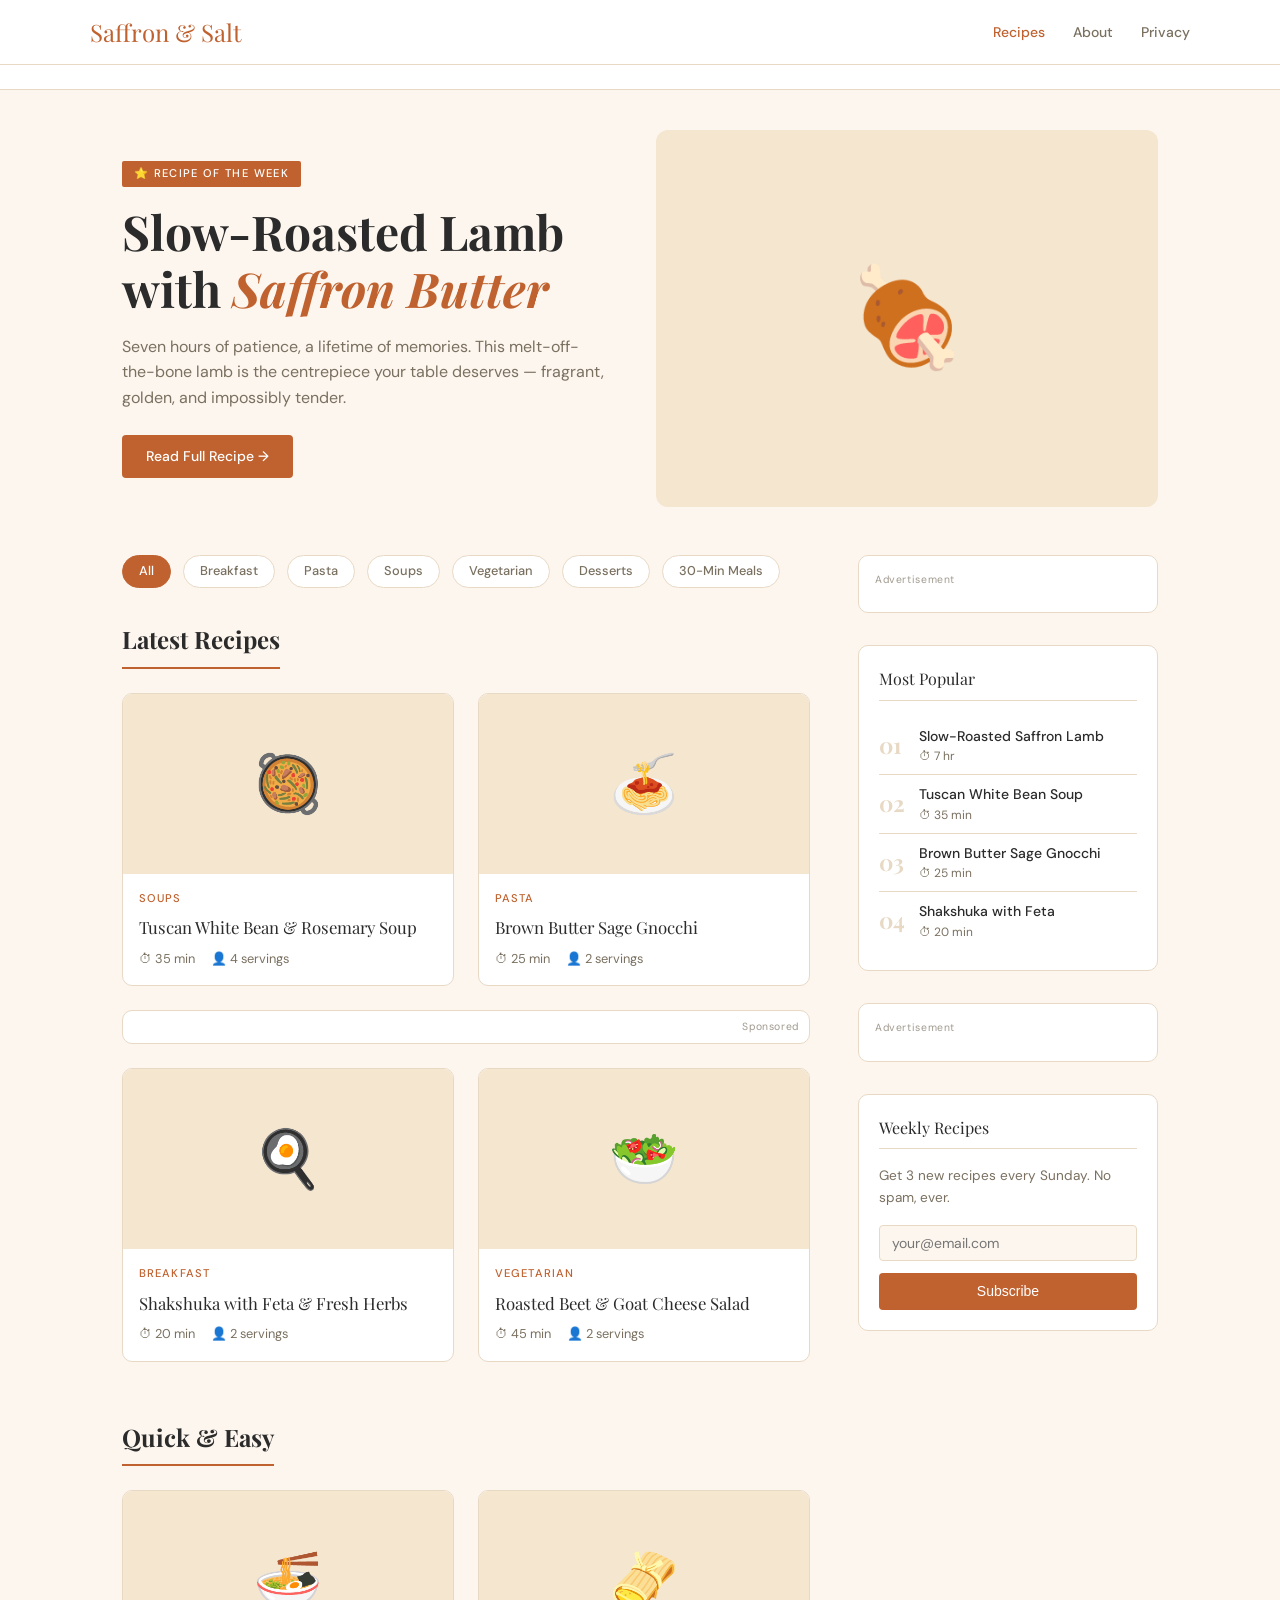
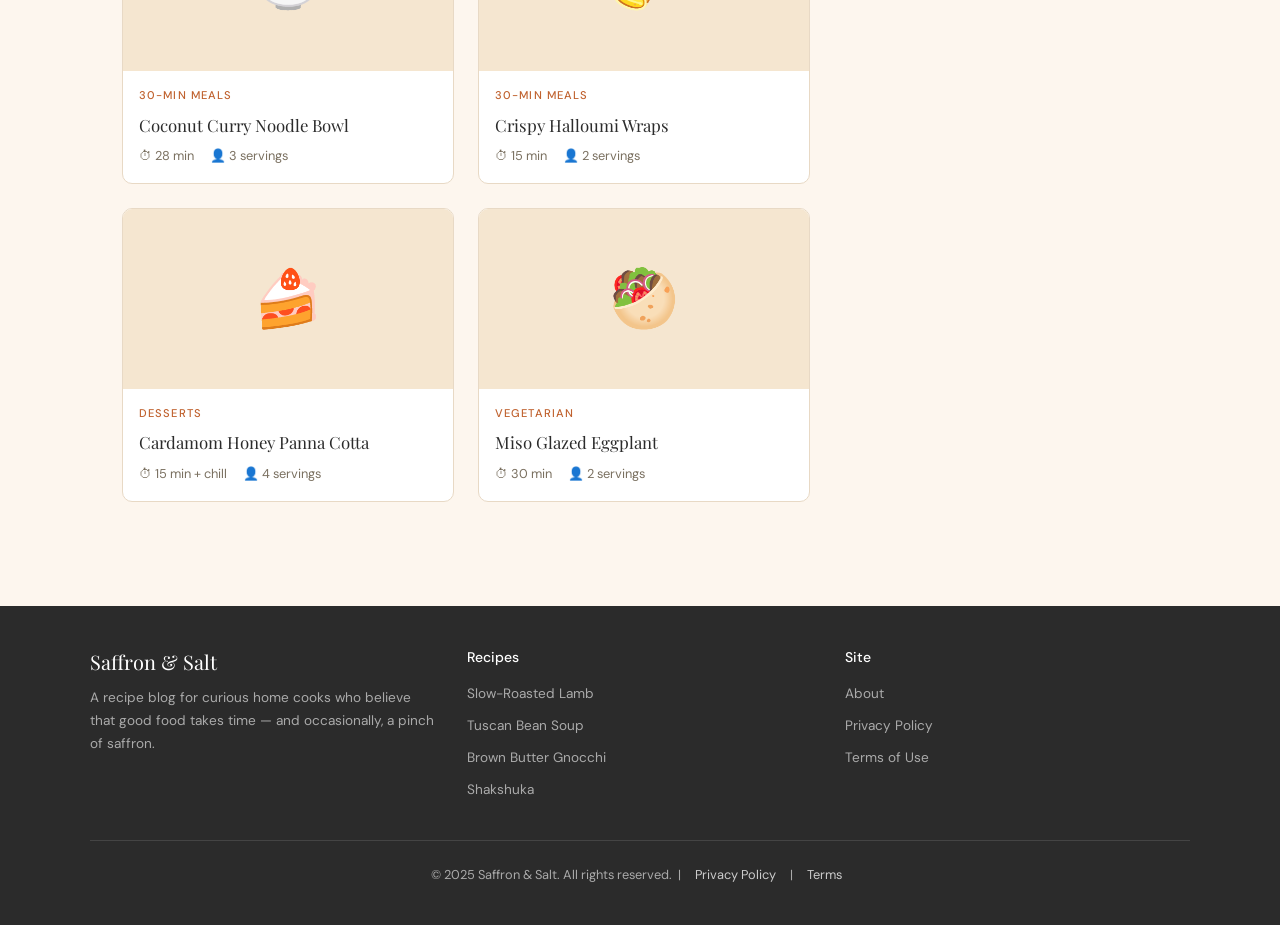
<file: index.html>
<!DOCTYPE html>
<html lang="en">
<head>
  <meta charset="UTF-8"/>
  <meta name="viewport" content="width=device-width, initial-scale=1.0"/>
  <meta name="description" content="Saffron & Salt — thoughtful recipes for curious home cooks. From slow-roasted mains to quick weeknight dinners."/>
  <title>Saffron & Salt — Recipes Worth Making</title>
  <link rel="stylesheet" href="shared.css"/>
</head>
<body>

<header>
  <div class="header-inner">
    <a class="logo" href="index.html">Saffron & Salt</a>
    <nav>
      <a href="index.html" class="active">Recipes</a>
      <a href="about.html">About</a>
      <a href="privacy.html">Privacy</a>
    </nav>
  </div>
</header>

<!-- TOP BANNER AD — Replace with Adsterra 728x90 code -->
<div class="ad-banner-top">
  <div style="display:flex;justify-content:center;">
<script>
  atOptions = {
    'key' : '0c609d81708b9d8860c73a6616124e84',
    'format' : 'iframe',
    'height' : 90,
    'width' : 728,
    'params' : {}
  };
</script>
<script src="https://www.highperformanceformat.com/0c609d81708b9d8860c73a6616124e84/invoke.js"></script>
</div>
  <div style="display:flex;justify-content:center;">
<script>
  atOptions = {
    'key' : '69e6b67525976950847ae8f69f4916af',
    'format' : 'iframe',
    'height' : 50,
    'width' : 320,
    'params' : {}
  };
</script>
<script src="https://www.highperformanceformat.com/69e6b67525976950847ae8f69f4916af/invoke.js"></script>
</div>
</div>

<!-- HERO -->
<section style="max-width:1100px;margin:2.5rem auto 0;padding:0 2rem;display:grid;grid-template-columns:1fr 1fr;gap:2rem;align-items:center;">
  <div style="padding-right:1rem;">
    <span style="display:inline-block;background:var(--rust);color:white;font-size:0.7rem;font-weight:500;letter-spacing:0.12em;text-transform:uppercase;padding:0.25rem 0.75rem;border-radius:2px;margin-bottom:1rem;">⭐ Recipe of the Week</span>
    <h1 style="font-family:'Playfair Display',serif;font-size:clamp(2rem,4vw,3rem);line-height:1.2;margin-bottom:1rem;">Slow-Roasted Lamb with <em style="color:var(--rust);">Saffron Butter</em></h1>
    <p style="color:var(--muted);margin-bottom:1.5rem;">Seven hours of patience, a lifetime of memories. This melt-off-the-bone lamb is the centrepiece your table deserves — fragrant, golden, and impossibly tender.</p>
    <a class="btn" href="recipe-lamb.html">Read Full Recipe →</a>
  </div>
  <div style="border-radius:12px;overflow:hidden;aspect-ratio:4/3;background:var(--warm);display:flex;align-items:center;justify-content:center;font-size:6rem;">🍖</div>
</section>

<div class="main-wrap">
  <main>
    <!-- Category Filter -->
    <div style="display:flex;gap:0.75rem;flex-wrap:wrap;margin-bottom:2rem;">
      <a class="cat-pill active" href="#">All</a>
      <a class="cat-pill" href="#">Breakfast</a>
      <a class="cat-pill" href="#">Pasta</a>
      <a class="cat-pill" href="#">Soups</a>
      <a class="cat-pill" href="#">Vegetarian</a>
      <a class="cat-pill" href="#">Desserts</a>
      <a class="cat-pill" href="#">30-Min Meals</a>
    </div>

    <h2 class="section-heading">Latest Recipes</h2>
    <div class="recipe-grid">
      <a class="recipe-card" href="recipe-soup.html">
        <div class="card-img">🥘</div>
        <div class="card-body">
          <div class="card-tag">Soups</div>
          <div class="card-title">Tuscan White Bean & Rosemary Soup</div>
          <div class="card-meta"><span>⏱ 35 min</span><span>👤 4 servings</span></div>
        </div>
      </a>
      <a class="recipe-card" href="recipe-gnocchi.html">
        <div class="card-img">🍝</div>
        <div class="card-body">
          <div class="card-tag">Pasta</div>
          <div class="card-title">Brown Butter Sage Gnocchi</div>
          <div class="card-meta"><span>⏱ 25 min</span><span>👤 2 servings</span></div>
        </div>
      </a>

      <!-- IN-FEED AD — Replace with Adsterra native/in-feed code -->
      <div class="in-feed-ad">
        <div style="display:flex;justify-content:center;">
<script>
  atOptions = {
    'key' : '0c609d81708b9d8860c73a6616124e84',
    'format' : 'iframe',
    'height' : 90,
    'width' : 728,
    'params' : {}
  };
</script>
<script src="https://www.highperformanceformat.com/0c609d81708b9d8860c73a6616124e84/invoke.js"></script>
</div>
      </div>

      <a class="recipe-card" href="recipe-shakshuka.html">
        <div class="card-img">🍳</div>
        <div class="card-body">
          <div class="card-tag">Breakfast</div>
          <div class="card-title">Shakshuka with Feta & Fresh Herbs</div>
          <div class="card-meta"><span>⏱ 20 min</span><span>👤 2 servings</span></div>
        </div>
      </a>
      <a class="recipe-card" href="#">
        <div class="card-img">🥗</div>
        <div class="card-body">
          <div class="card-tag">Vegetarian</div>
          <div class="card-title">Roasted Beet & Goat Cheese Salad</div>
          <div class="card-meta"><span>⏱ 45 min</span><span>👤 2 servings</span></div>
        </div>
      </a>
    </div>

    <h2 class="section-heading" style="margin-top:1rem;">Quick & Easy</h2>
    <div class="recipe-grid">
      <a class="recipe-card" href="#">
        <div class="card-img">🍜</div>
        <div class="card-body">
          <div class="card-tag">30-Min Meals</div>
          <div class="card-title">Coconut Curry Noodle Bowl</div>
          <div class="card-meta"><span>⏱ 28 min</span><span>👤 3 servings</span></div>
        </div>
      </a>
      <a class="recipe-card" href="#">
        <div class="card-img">🫔</div>
        <div class="card-body">
          <div class="card-tag">30-Min Meals</div>
          <div class="card-title">Crispy Halloumi Wraps</div>
          <div class="card-meta"><span>⏱ 15 min</span><span>👤 2 servings</span></div>
        </div>
      </a>
      <a class="recipe-card" href="#">
        <div class="card-img">🍰</div>
        <div class="card-body">
          <div class="card-tag">Desserts</div>
          <div class="card-title">Cardamom Honey Panna Cotta</div>
          <div class="card-meta"><span>⏱ 15 min + chill</span><span>👤 4 servings</span></div>
        </div>
      </a>
      <a class="recipe-card" href="#">
        <div class="card-img">🥙</div>
        <div class="card-body">
          <div class="card-tag">Vegetarian</div>
          <div class="card-title">Miso Glazed Eggplant</div>
          <div class="card-meta"><span>⏱ 30 min</span><span>👤 2 servings</span></div>
        </div>
      </a>
    </div>
  </main>

  <aside class="sidebar">
    <!-- Sticky Sidebar Ad — Replace with Adsterra 300x250 code -->
    <div class="sidebar-ad sidebar-ad-sticky">
      <div style="display:flex;justify-content:center;">
<script>
  atOptions = {
    'key' : 'b684b4324b26234844afe0bfbd5aded9',
    'format' : 'iframe',
    'height' : 250,
    'width' : 300,
    'params' : {}
  };
</script>
<script src="https://www.highperformanceformat.com/b684b4324b26234844afe0bfbd5aded9/invoke.js"></script>
</div>
    </div>

    <div class="sidebar-widget">
      <div class="widget-title">Most Popular</div>
      <a class="popular-item" href="recipe-lamb.html">
        <span class="popular-num">01</span>
        <div><div class="popular-title">Slow-Roasted Saffron Lamb</div><div class="popular-time">⏱ 7 hr</div></div>
      </a>
      <a class="popular-item" href="recipe-soup.html">
        <span class="popular-num">02</span>
        <div><div class="popular-title">Tuscan White Bean Soup</div><div class="popular-time">⏱ 35 min</div></div>
      </a>
      <a class="popular-item" href="recipe-gnocchi.html">
        <span class="popular-num">03</span>
        <div><div class="popular-title">Brown Butter Sage Gnocchi</div><div class="popular-time">⏱ 25 min</div></div>
      </a>
      <a class="popular-item" href="recipe-shakshuka.html">
        <span class="popular-num">04</span>
        <div><div class="popular-title">Shakshuka with Feta</div><div class="popular-time">⏱ 20 min</div></div>
      </a>
    </div>

    <!-- Second Sidebar Ad — Replace with Adsterra 300x250 code -->
    <div class="sidebar-ad">
      <div style="display:flex;justify-content:center;">
<script>
  atOptions = {
    'key' : 'b684b4324b26234844afe0bfbd5aded9',
    'format' : 'iframe',
    'height' : 250,
    'width' : 300,
    'params' : {}
  };
</script>
<script src="https://www.highperformanceformat.com/b684b4324b26234844afe0bfbd5aded9/invoke.js"></script>
</div>
    </div>

    <div class="sidebar-widget">
      <div class="widget-title">Weekly Recipes</div>
      <p style="font-size:0.85rem;color:var(--muted);margin-bottom:1rem;">Get 3 new recipes every Sunday. No spam, ever.</p>
      <input class="newsletter-input" type="email" placeholder="your@email.com"/>
      <button class="btn" style="width:100%;">Subscribe</button>
    </div>
  </aside>
</div>

<footer>
  <div class="footer-inner">
    <div>
      <span class="footer-logo">Saffron & Salt</span>
      <p class="footer-desc">A recipe blog for curious home cooks who believe that good food takes time — and occasionally, a pinch of saffron.</p>
    </div>
    <div>
      <div class="footer-heading">Recipes</div>
      <ul class="footer-links">
        <li><a href="recipe-lamb.html">Slow-Roasted Lamb</a></li>
        <li><a href="recipe-soup.html">Tuscan Bean Soup</a></li>
        <li><a href="recipe-gnocchi.html">Brown Butter Gnocchi</a></li>
        <li><a href="recipe-shakshuka.html">Shakshuka</a></li>
      </ul>
    </div>
    <div>
      <div class="footer-heading">Site</div>
      <ul class="footer-links">
        <li><a href="about.html">About</a></li>
        <li><a href="privacy.html">Privacy Policy</a></li>
        <li><a href="privacy.html#terms">Terms of Use</a></li>
      </ul>
    </div>
  </div>
  <div class="footer-bottom">
    <p>© 2025 Saffron & Salt. All rights reserved. &nbsp;|&nbsp; <a href="privacy.html">Privacy Policy</a> &nbsp;|&nbsp; <a href="privacy.html#terms">Terms</a></p>
  </div>
</footer>


<script src="https://pl29011700.profitablecpmratenetwork.com/4c/67/c0/4c67c05f0beb036813999996896291b3.js"></script>
<script src="https://pl29011703.profitablecpmratenetwork.com/96/3e/22/963e221d579ee797f55e7c1e033c1306.js"></script>
</body>
</html>
</file>
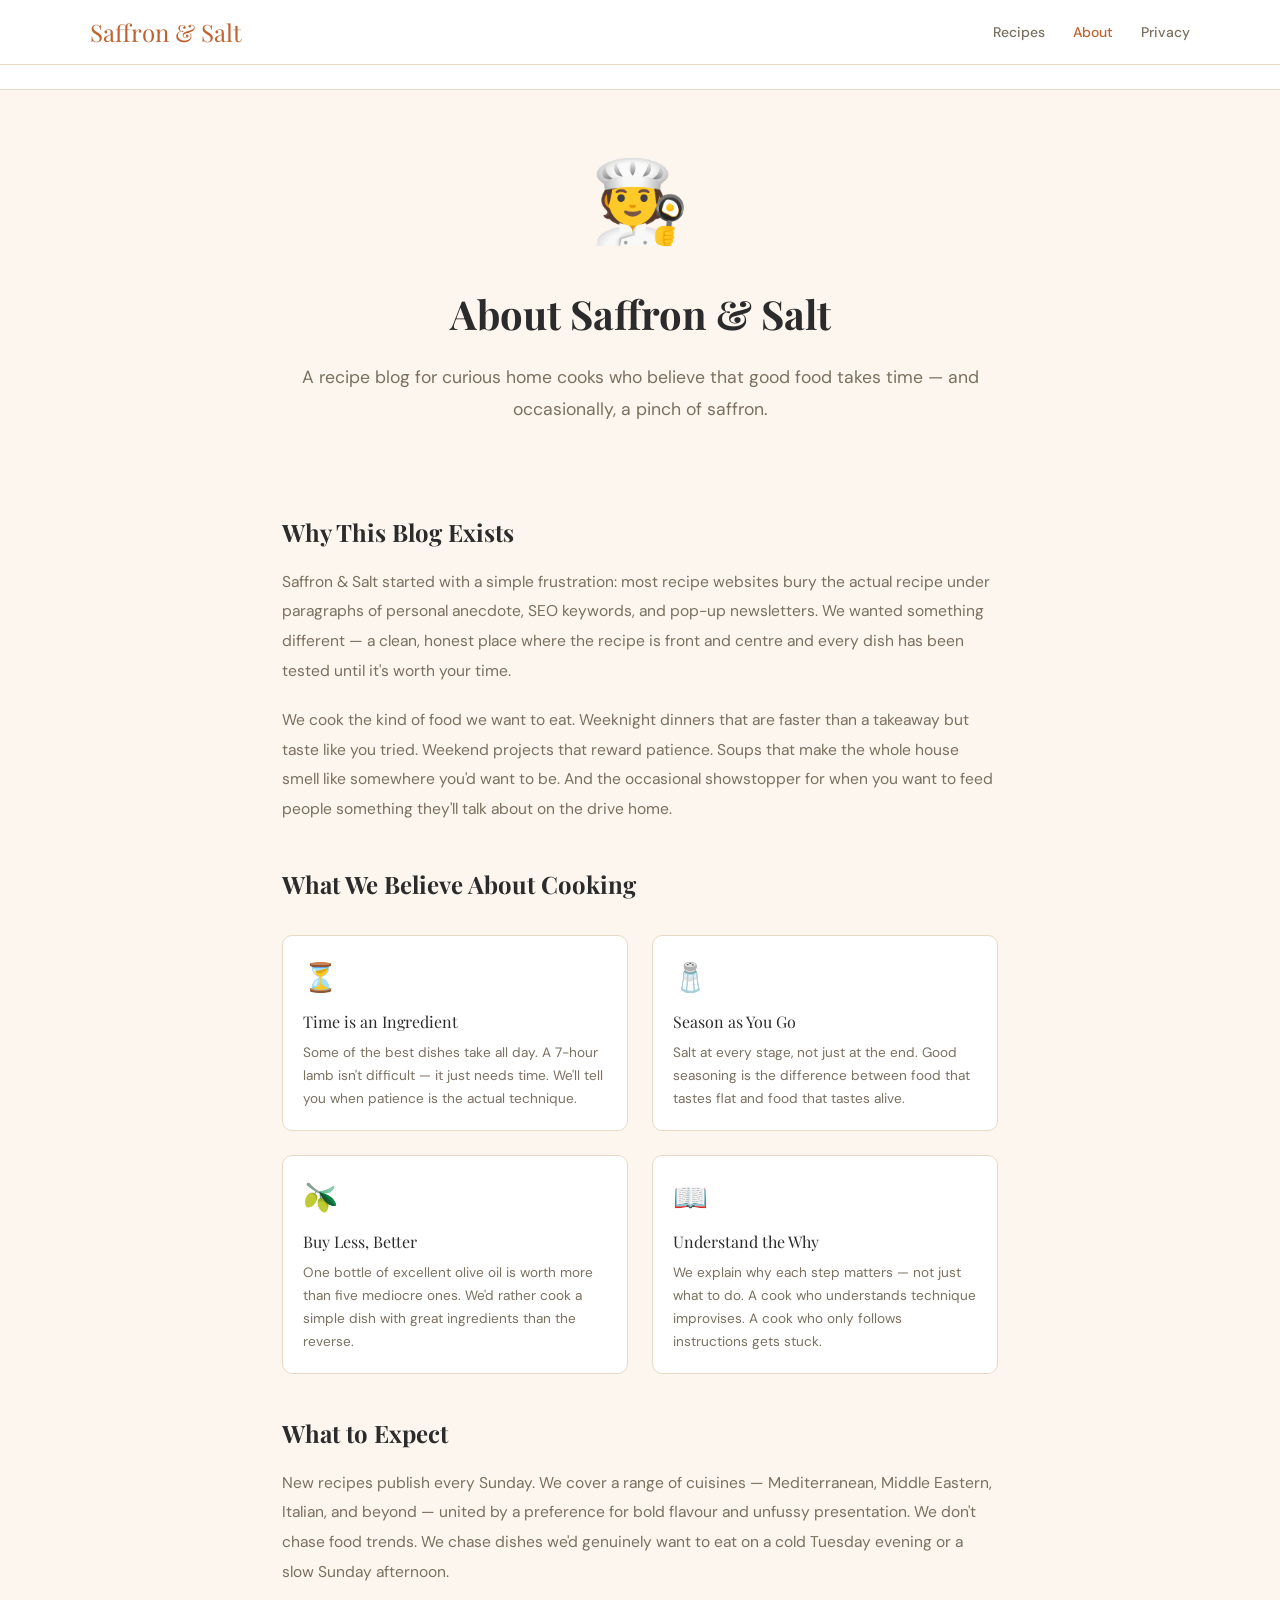
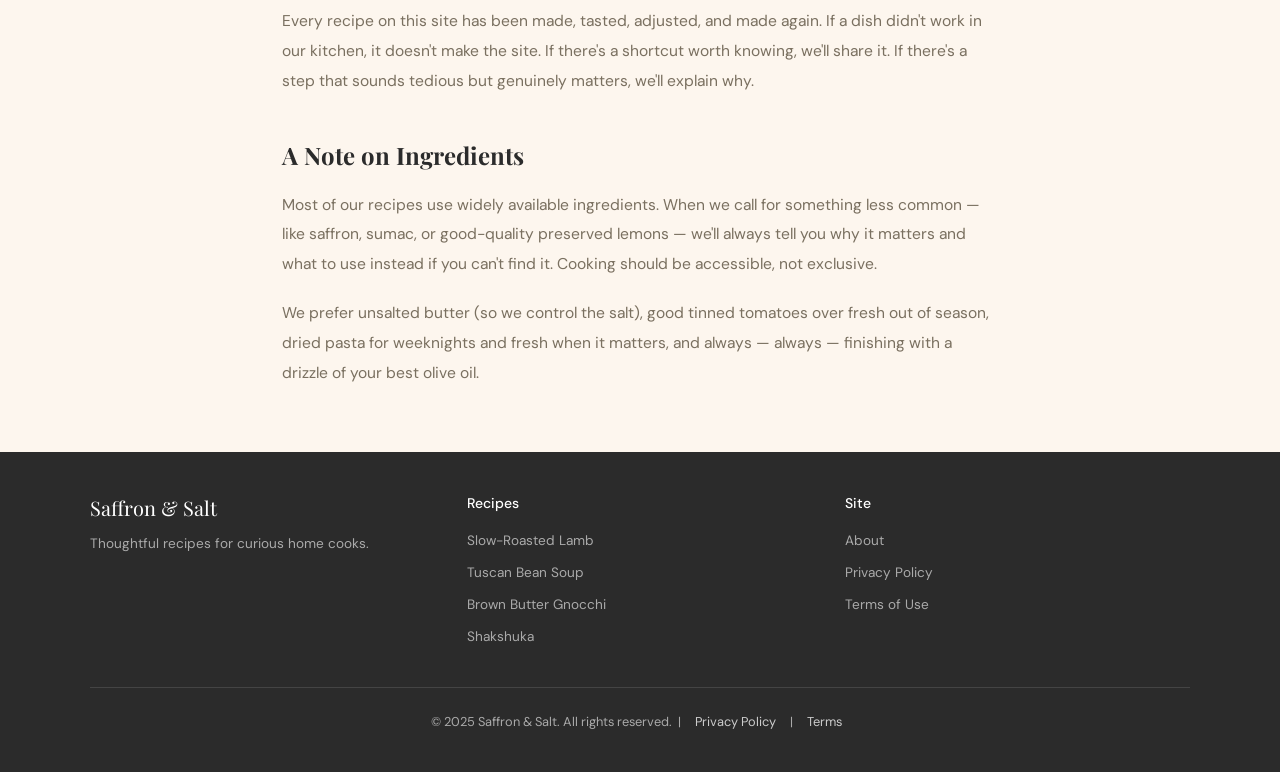
<file: about.html>
<!DOCTYPE html>
<html lang="en">
<head>
  <meta charset="UTF-8"/>
  <meta name="viewport" content="width=device-width, initial-scale=1.0"/>
  <meta name="description" content="About Saffron & Salt — a recipe blog for curious home cooks who believe good food takes time, good ingredients, and a willingness to experiment."/>
  <title>About — Saffron & Salt</title>
  <link rel="stylesheet" href="shared.css"/>
  <style>
    .about-wrap { max-width: 780px; margin: 3rem auto; padding: 0 2rem; }
    .about-hero { text-align:center; margin-bottom: 3rem; }
    .about-emoji { font-size: 5rem; display:block; margin-bottom: 1rem; }
    .about-title { font-family:'Playfair Display',serif; font-size:2.5rem; margin-bottom:1rem; }
    .about-subtitle { color:var(--muted); font-size:1.1rem; line-height:1.8; }
    .about-body h2 { font-family:'Playfair Display',serif; font-size:1.5rem; margin:2.5rem 0 1rem; color:var(--charcoal); }
    .about-body p { color:var(--muted); line-height:1.9; margin-bottom:1.25rem; font-size:0.975rem; }
    .about-values { display:grid; grid-template-columns:1fr 1fr; gap:1.5rem; margin:2rem 0; }
    .value-card { background:var(--white); border:1px solid var(--border); border-radius:10px; padding:1.25rem; }
    .value-icon { font-size:1.75rem; margin-bottom:0.5rem; display:block; }
    .value-title { font-family:'Playfair Display',serif; font-size:1rem; margin-bottom:0.4rem; }
    .value-desc { font-size:0.85rem; color:var(--muted); line-height:1.7; }
    .about-ad { display:flex; justify-content:center; margin:2.5rem 0; }
    @media(max-width:600px){ .about-values{ grid-template-columns:1fr; } }
  </style>
</head>
<body>

<header>
  <div class="header-inner">
    <a class="logo" href="index.html">Saffron & Salt</a>
    <nav>
      <a href="index.html">Recipes</a>
      <a href="about.html" class="active">About</a>
      <a href="privacy.html">Privacy</a>
    </nav>
  </div>
</header>

<div class="ad-banner-top">
  <div style="display:flex;justify-content:center;">
<script>
  atOptions = {
    'key' : '0c609d81708b9d8860c73a6616124e84',
    'format' : 'iframe',
    'height' : 90,
    'width' : 728,
    'params' : {}
  };
</script>
<script src="https://www.highperformanceformat.com/0c609d81708b9d8860c73a6616124e84/invoke.js"></script>
</div>
  <div style="display:flex;justify-content:center;">
<script>
  atOptions = {
    'key' : '69e6b67525976950847ae8f69f4916af',
    'format' : 'iframe',
    'height' : 50,
    'width' : 320,
    'params' : {}
  };
</script>
<script src="https://www.highperformanceformat.com/69e6b67525976950847ae8f69f4916af/invoke.js"></script>
</div>
</div>

<div class="about-wrap">
  <div class="about-hero">
    <span class="about-emoji">🧑‍🍳</span>
    <h1 class="about-title">About Saffron & Salt</h1>
    <p class="about-subtitle">A recipe blog for curious home cooks who believe that good food takes time — and occasionally, a pinch of saffron.</p>
  </div>

  <div class="about-ad">
    <div style="display:flex;justify-content:center;">
<script>
  atOptions = {
    'key' : '0c609d81708b9d8860c73a6616124e84',
    'format' : 'iframe',
    'height' : 90,
    'width' : 728,
    'params' : {}
  };
</script>
<script src="https://www.highperformanceformat.com/0c609d81708b9d8860c73a6616124e84/invoke.js"></script>
</div>
  </div>

  <div class="about-body">
    <h2>Why This Blog Exists</h2>
    <p>Saffron & Salt started with a simple frustration: most recipe websites bury the actual recipe under paragraphs of personal anecdote, SEO keywords, and pop-up newsletters. We wanted something different — a clean, honest place where the recipe is front and centre and every dish has been tested until it's worth your time.</p>
    <p>We cook the kind of food we want to eat. Weeknight dinners that are faster than a takeaway but taste like you tried. Weekend projects that reward patience. Soups that make the whole house smell like somewhere you'd want to be. And the occasional showstopper for when you want to feed people something they'll talk about on the drive home.</p>

    <h2>What We Believe About Cooking</h2>
    <div class="about-values">
      <div class="value-card">
        <span class="value-icon">⏳</span>
        <div class="value-title">Time is an Ingredient</div>
        <div class="value-desc">Some of the best dishes take all day. A 7-hour lamb isn't difficult — it just needs time. We'll tell you when patience is the actual technique.</div>
      </div>
      <div class="value-card">
        <span class="value-icon">🧂</span>
        <div class="value-title">Season as You Go</div>
        <div class="value-desc">Salt at every stage, not just at the end. Good seasoning is the difference between food that tastes flat and food that tastes alive.</div>
      </div>
      <div class="value-card">
        <span class="value-icon">🫒</span>
        <div class="value-title">Buy Less, Better</div>
        <div class="value-desc">One bottle of excellent olive oil is worth more than five mediocre ones. We'd rather cook a simple dish with great ingredients than the reverse.</div>
      </div>
      <div class="value-card">
        <span class="value-icon">📖</span>
        <div class="value-title">Understand the Why</div>
        <div class="value-desc">We explain why each step matters — not just what to do. A cook who understands technique improvises. A cook who only follows instructions gets stuck.</div>
      </div>
    </div>

    <h2>What to Expect</h2>
    <p>New recipes publish every Sunday. We cover a range of cuisines — Mediterranean, Middle Eastern, Italian, and beyond — united by a preference for bold flavour and unfussy presentation. We don't chase food trends. We chase dishes we'd genuinely want to eat on a cold Tuesday evening or a slow Sunday afternoon.</p>
    <p>Every recipe on this site has been made, tasted, adjusted, and made again. If a dish didn't work in our kitchen, it doesn't make the site. If there's a shortcut worth knowing, we'll share it. If there's a step that sounds tedious but genuinely matters, we'll explain why.</p>

    <h2>A Note on Ingredients</h2>
    <p>Most of our recipes use widely available ingredients. When we call for something less common — like saffron, sumac, or good-quality preserved lemons — we'll always tell you why it matters and what to use instead if you can't find it. Cooking should be accessible, not exclusive.</p>
    <p>We prefer unsalted butter (so we control the salt), good tinned tomatoes over fresh out of season, dried pasta for weeknights and fresh when it matters, and always — always — finishing with a drizzle of your best olive oil.</p>
  </div>
</div>

<footer>
  <div class="footer-inner">
    <div><span class="footer-logo">Saffron & Salt</span><p class="footer-desc">Thoughtful recipes for curious home cooks.</p></div>
    <div>
      <div class="footer-heading">Recipes</div>
      <ul class="footer-links">
        <li><a href="recipe-lamb.html">Slow-Roasted Lamb</a></li>
        <li><a href="recipe-soup.html">Tuscan Bean Soup</a></li>
        <li><a href="recipe-gnocchi.html">Brown Butter Gnocchi</a></li>
        <li><a href="recipe-shakshuka.html">Shakshuka</a></li>
      </ul>
    </div>
    <div>
      <div class="footer-heading">Site</div>
      <ul class="footer-links">
        <li><a href="about.html">About</a></li>
        <li><a href="privacy.html">Privacy Policy</a></li>
        <li><a href="privacy.html#terms">Terms of Use</a></li>
      </ul>
    </div>
  </div>
  <div class="footer-bottom">
    <p>© 2025 Saffron & Salt. All rights reserved. &nbsp;|&nbsp; <a href="privacy.html">Privacy Policy</a> &nbsp;|&nbsp; <a href="privacy.html#terms">Terms</a></p>
  </div>
</footer>


<script src="https://pl29011700.profitablecpmratenetwork.com/4c/67/c0/4c67c05f0beb036813999996896291b3.js"></script>
<script src="https://pl29011703.profitablecpmratenetwork.com/96/3e/22/963e221d579ee797f55e7c1e033c1306.js"></script>
</body>
</html>
</file>
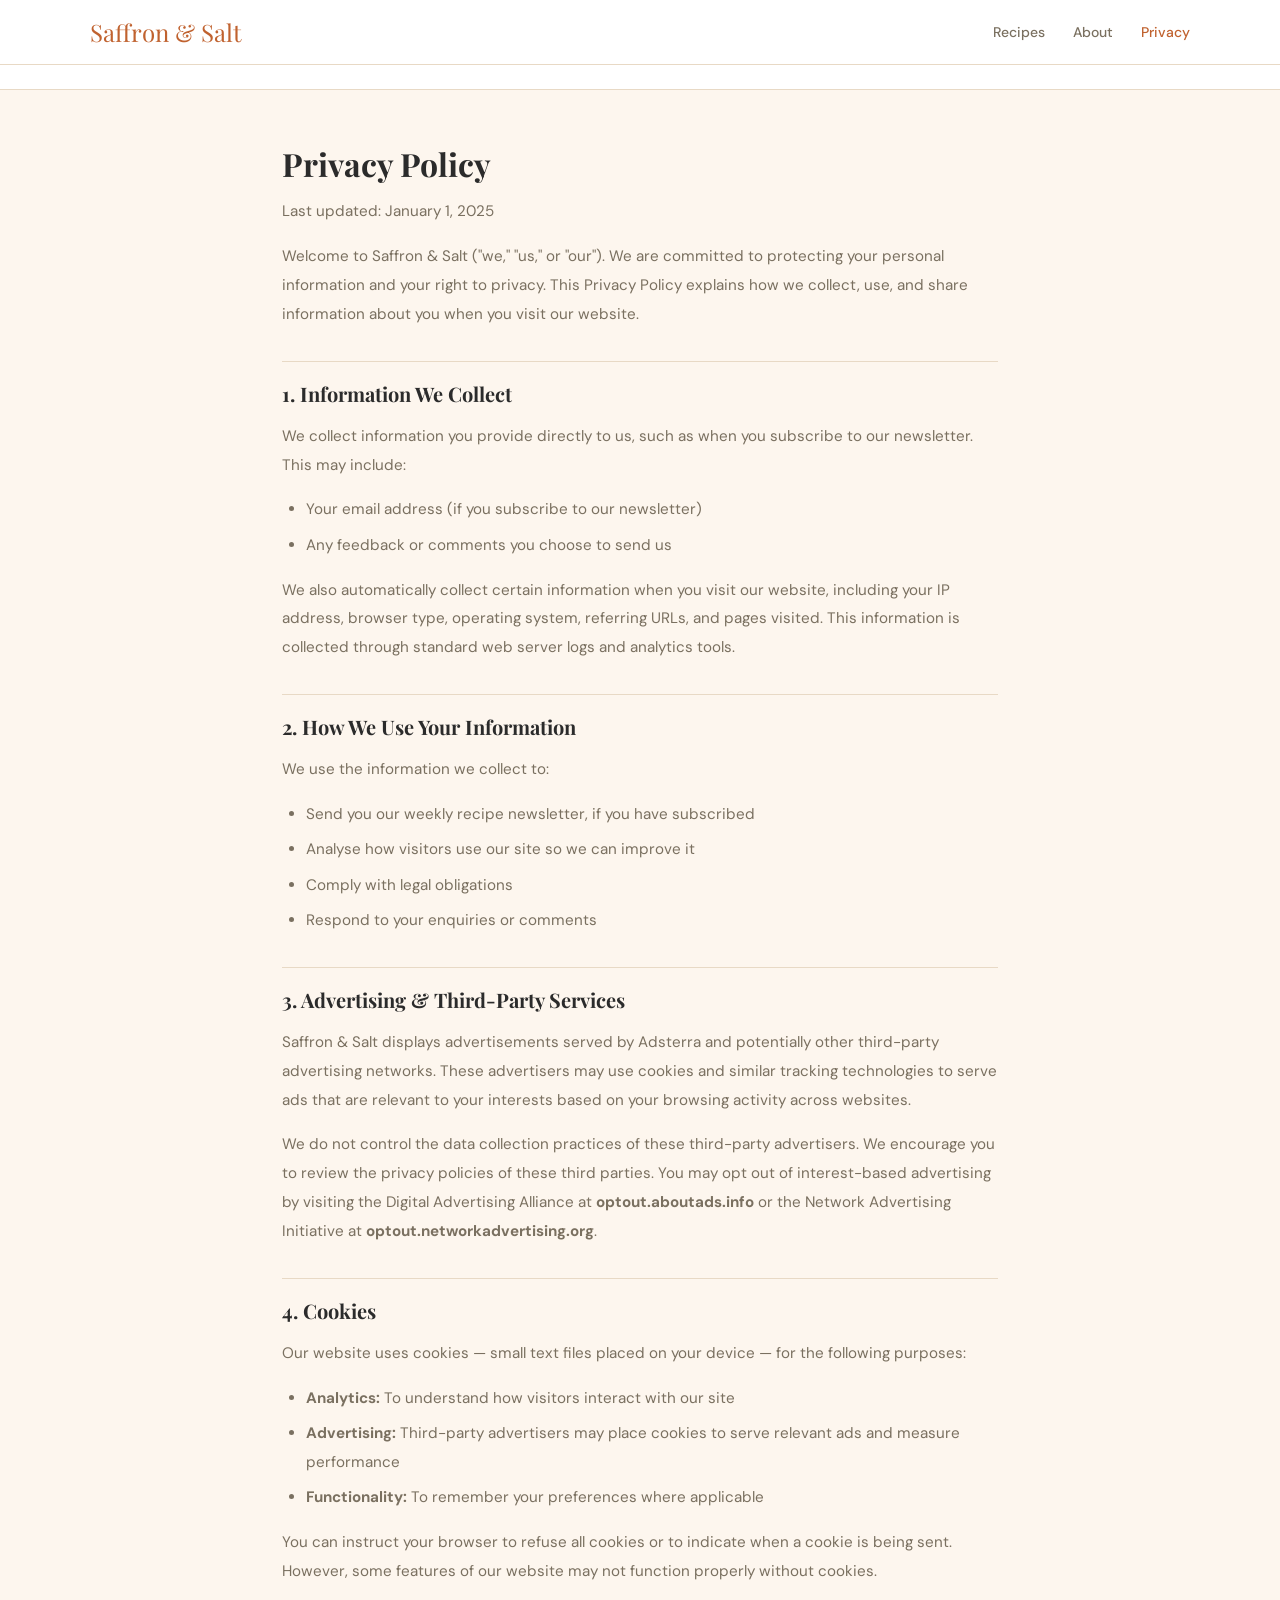
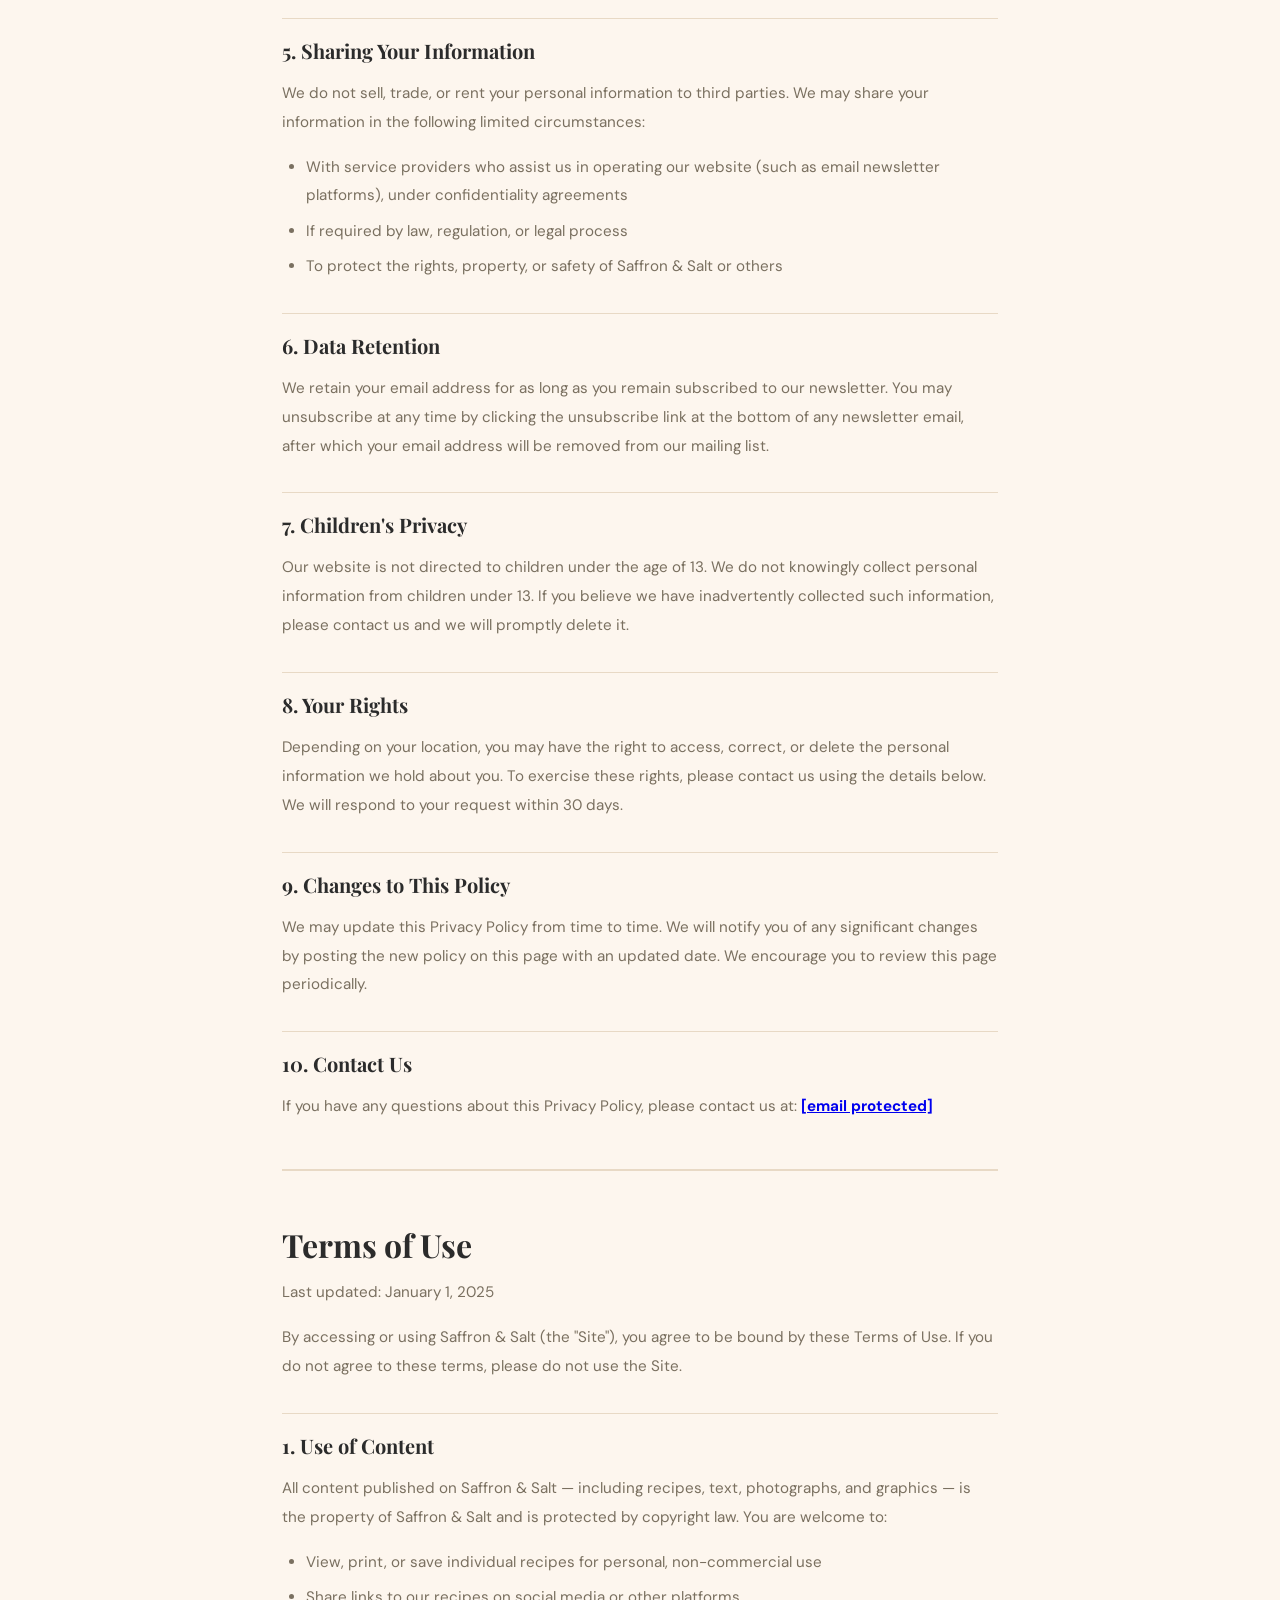
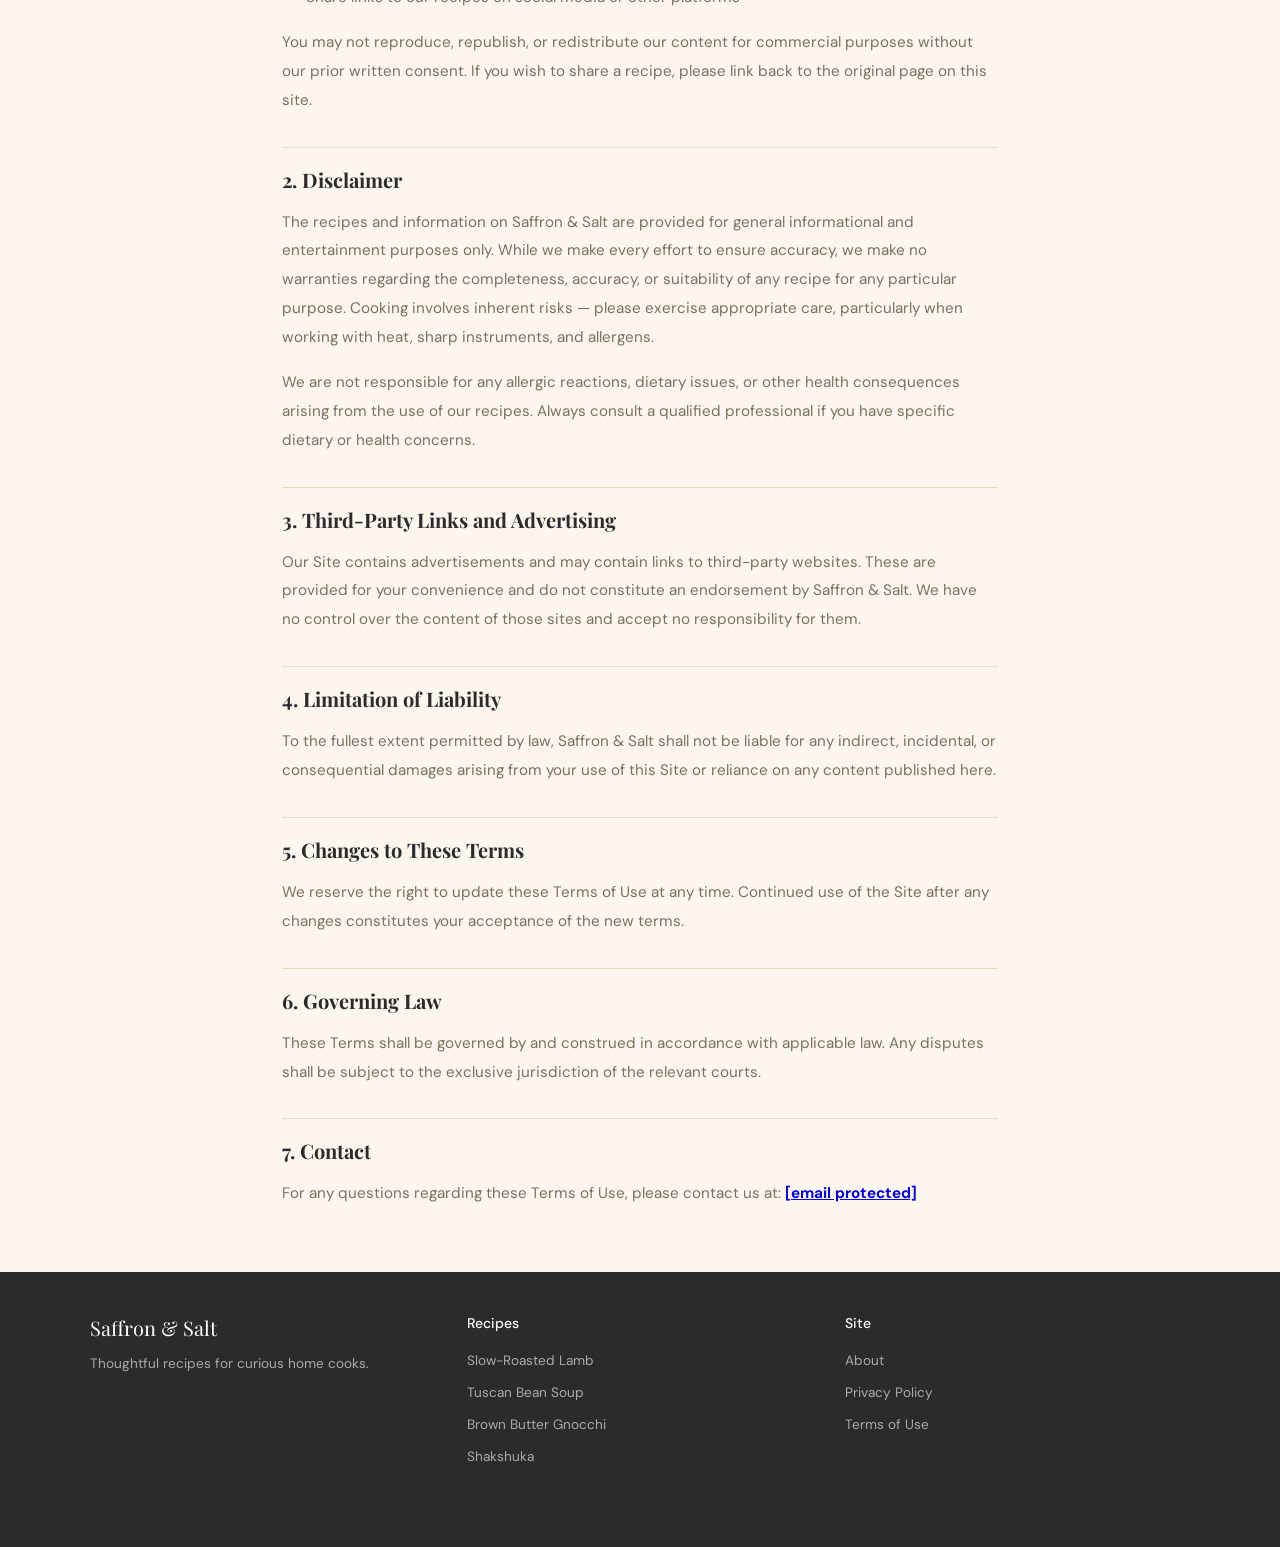
<file: privacy.html>
<!DOCTYPE html>
<html lang="en">
<head>
  <meta charset="UTF-8"/>
  <meta name="viewport" content="width=device-width, initial-scale=1.0"/>
  <meta name="description" content="Privacy Policy and Terms of Use for Saffron & Salt recipe blog."/>
  <title>Privacy Policy & Terms — Saffron & Salt</title>
  <link rel="stylesheet" href="shared.css"/>
  <style>
    .policy-wrap { max-width: 780px; margin: 3rem auto; padding: 0 2rem; }
    .policy-wrap h1 { font-family:'Playfair Display',serif; font-size:2rem; margin-bottom:0.5rem; }
    .policy-date { color:var(--muted); font-size:0.85rem; margin-bottom:2.5rem; }
    .policy-wrap h2 { font-family:'Playfair Display',serif; font-size:1.25rem; margin:2rem 0 0.75rem; color:var(--charcoal); padding-top:1rem; border-top:1px solid var(--border); }
    .policy-wrap p, .policy-wrap li { color:var(--muted); line-height:1.9; margin-bottom:1rem; font-size:0.95rem; }
    .policy-wrap ul { padding-left:1.5rem; margin-bottom:1rem; }
    .policy-wrap li { margin-bottom:0.4rem; }
    .section-divider { border:none; border-top:2px solid var(--border); margin:3rem 0; }
  </style>
</head>
<body>

<header>
  <div class="header-inner">
    <a class="logo" href="index.html">Saffron & Salt</a>
    <nav>
      <a href="index.html">Recipes</a>
      <a href="about.html">About</a>
      <a href="privacy.html" class="active">Privacy</a>
    </nav>
  </div>
</header>

<div class="ad-banner-top">
  <div style="display:flex;justify-content:center;">
<script>
  atOptions = {
    'key' : '0c609d81708b9d8860c73a6616124e84',
    'format' : 'iframe',
    'height' : 90,
    'width' : 728,
    'params' : {}
  };
</script>
<script src="https://www.highperformanceformat.com/0c609d81708b9d8860c73a6616124e84/invoke.js"></script>
</div>
  <div style="display:flex;justify-content:center;">
<script>
  atOptions = {
    'key' : '69e6b67525976950847ae8f69f4916af',
    'format' : 'iframe',
    'height' : 50,
    'width' : 320,
    'params' : {}
  };
</script>
<script src="https://www.highperformanceformat.com/69e6b67525976950847ae8f69f4916af/invoke.js"></script>
</div>
</div>

<div class="policy-wrap">
  <h1>Privacy Policy</h1>
  <p class="policy-date">Last updated: January 1, 2025</p>

  <p>Welcome to Saffron & Salt ("we," "us," or "our"). We are committed to protecting your personal information and your right to privacy. This Privacy Policy explains how we collect, use, and share information about you when you visit our website.</p>

  <h2>1. Information We Collect</h2>
  <p>We collect information you provide directly to us, such as when you subscribe to our newsletter. This may include:</p>
  <ul>
    <li>Your email address (if you subscribe to our newsletter)</li>
    <li>Any feedback or comments you choose to send us</li>
  </ul>
  <p>We also automatically collect certain information when you visit our website, including your IP address, browser type, operating system, referring URLs, and pages visited. This information is collected through standard web server logs and analytics tools.</p>

  <h2>2. How We Use Your Information</h2>
  <p>We use the information we collect to:</p>
  <ul>
    <li>Send you our weekly recipe newsletter, if you have subscribed</li>
    <li>Analyse how visitors use our site so we can improve it</li>
    <li>Comply with legal obligations</li>
    <li>Respond to your enquiries or comments</li>
  </ul>

  <h2>3. Advertising & Third-Party Services</h2>
  <p>Saffron & Salt displays advertisements served by Adsterra and potentially other third-party advertising networks. These advertisers may use cookies and similar tracking technologies to serve ads that are relevant to your interests based on your browsing activity across websites.</p>
  <p>We do not control the data collection practices of these third-party advertisers. We encourage you to review the privacy policies of these third parties. You may opt out of interest-based advertising by visiting the Digital Advertising Alliance at <strong>optout.aboutads.info</strong> or the Network Advertising Initiative at <strong>optout.networkadvertising.org</strong>.</p>

  <h2>4. Cookies</h2>
  <p>Our website uses cookies — small text files placed on your device — for the following purposes:</p>
  <ul>
    <li><strong>Analytics:</strong> To understand how visitors interact with our site</li>
    <li><strong>Advertising:</strong> Third-party advertisers may place cookies to serve relevant ads and measure performance</li>
    <li><strong>Functionality:</strong> To remember your preferences where applicable</li>
  </ul>
  <p>You can instruct your browser to refuse all cookies or to indicate when a cookie is being sent. However, some features of our website may not function properly without cookies.</p>

  <h2>5. Sharing Your Information</h2>
  <p>We do not sell, trade, or rent your personal information to third parties. We may share your information in the following limited circumstances:</p>
  <ul>
    <li>With service providers who assist us in operating our website (such as email newsletter platforms), under confidentiality agreements</li>
    <li>If required by law, regulation, or legal process</li>
    <li>To protect the rights, property, or safety of Saffron & Salt or others</li>
  </ul>

  <h2>6. Data Retention</h2>
  <p>We retain your email address for as long as you remain subscribed to our newsletter. You may unsubscribe at any time by clicking the unsubscribe link at the bottom of any newsletter email, after which your email address will be removed from our mailing list.</p>

  <h2>7. Children's Privacy</h2>
  <p>Our website is not directed to children under the age of 13. We do not knowingly collect personal information from children under 13. If you believe we have inadvertently collected such information, please contact us and we will promptly delete it.</p>

  <h2>8. Your Rights</h2>
  <p>Depending on your location, you may have the right to access, correct, or delete the personal information we hold about you. To exercise these rights, please contact us using the details below. We will respond to your request within 30 days.</p>

  <h2>9. Changes to This Policy</h2>
  <p>We may update this Privacy Policy from time to time. We will notify you of any significant changes by posting the new policy on this page with an updated date. We encourage you to review this page periodically.</p>

  <h2>10. Contact Us</h2>
  <p>If you have any questions about this Privacy Policy, please contact us at: <strong><a href="/cdn-cgi/l/email-protection" class="__cf_email__" data-cfemail="016a606f6560637368606f353641666c60686d2f626e6c">[email&#160;protected]</a></strong></p>

  <hr class="section-divider" id="terms"/>

  <h1>Terms of Use</h1>
  <p class="policy-date">Last updated: January 1, 2025</p>

  <p>By accessing or using Saffron & Salt (the "Site"), you agree to be bound by these Terms of Use. If you do not agree to these terms, please do not use the Site.</p>

  <h2>1. Use of Content</h2>
  <p>All content published on Saffron & Salt — including recipes, text, photographs, and graphics — is the property of Saffron & Salt and is protected by copyright law. You are welcome to:</p>
  <ul>
    <li>View, print, or save individual recipes for personal, non-commercial use</li>
    <li>Share links to our recipes on social media or other platforms</li>
  </ul>
  <p>You may not reproduce, republish, or redistribute our content for commercial purposes without our prior written consent. If you wish to share a recipe, please link back to the original page on this site.</p>

  <h2>2. Disclaimer</h2>
  <p>The recipes and information on Saffron & Salt are provided for general informational and entertainment purposes only. While we make every effort to ensure accuracy, we make no warranties regarding the completeness, accuracy, or suitability of any recipe for any particular purpose. Cooking involves inherent risks — please exercise appropriate care, particularly when working with heat, sharp instruments, and allergens.</p>
  <p>We are not responsible for any allergic reactions, dietary issues, or other health consequences arising from the use of our recipes. Always consult a qualified professional if you have specific dietary or health concerns.</p>

  <h2>3. Third-Party Links and Advertising</h2>
  <p>Our Site contains advertisements and may contain links to third-party websites. These are provided for your convenience and do not constitute an endorsement by Saffron & Salt. We have no control over the content of those sites and accept no responsibility for them.</p>

  <h2>4. Limitation of Liability</h2>
  <p>To the fullest extent permitted by law, Saffron & Salt shall not be liable for any indirect, incidental, or consequential damages arising from your use of this Site or reliance on any content published here.</p>

  <h2>5. Changes to These Terms</h2>
  <p>We reserve the right to update these Terms of Use at any time. Continued use of the Site after any changes constitutes your acceptance of the new terms.</p>

  <h2>6. Governing Law</h2>
  <p>These Terms shall be governed by and construed in accordance with applicable law. Any disputes shall be subject to the exclusive jurisdiction of the relevant courts.</p>

  <h2>7. Contact</h2>
  <p>For any questions regarding these Terms of Use, please contact us at: <strong><a href="/cdn-cgi/l/email-protection" class="__cf_email__" data-cfemail="4e262b2222210e3d2f28283c21202f202a3d2f223a602d2123">[email&#160;protected]</a></strong></p>
</div>

<footer>
  <div class="footer-inner">
    <div><span class="footer-logo">Saffron & Salt</span><p class="footer-desc">Thoughtful recipes for curious home cooks.</p></div>
    <div>
      <div class="footer-heading">Recipes</div>
      <ul class="footer-links">
        <li><a href="recipe-lamb.html">Slow-Roasted Lamb</a></li>
        <li><a href="recipe-soup.html">Tuscan Bean Soup</a></li>
        <li><a href="recipe-gnocchi.html">Brown Butter Gnocchi</a></li>
        <li><a href="recipe-shakshuka.html">Shakshuka</a></li>
      </ul>
    </div>
    <div>
      <div class="footer-heading">Site</div>
      <ul class="footer-links">
        <li><a href="about.html">About</a></li>
        <li><a href="privacy.html">Privacy Policy</a></li>
        <li><a href="privacy.html#terms">Terms of Use</a></li>
      </ul>
</file>
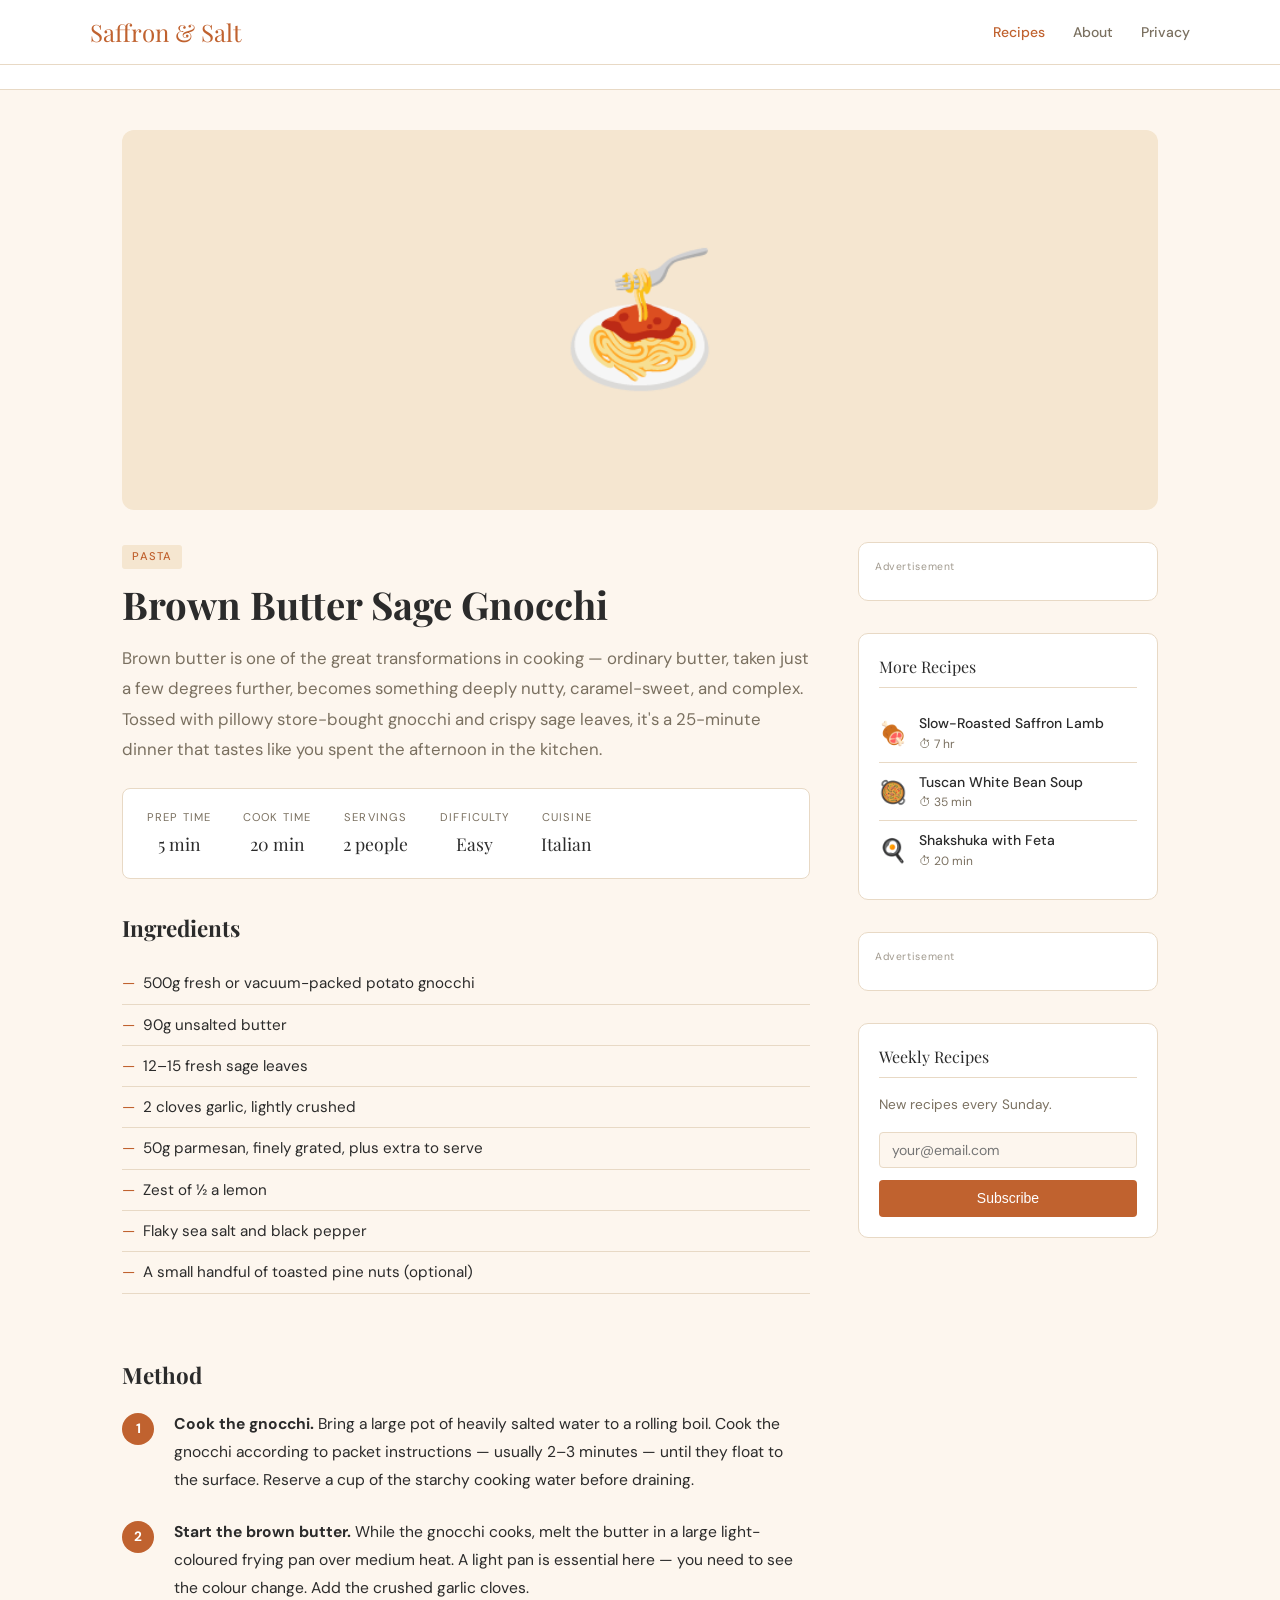
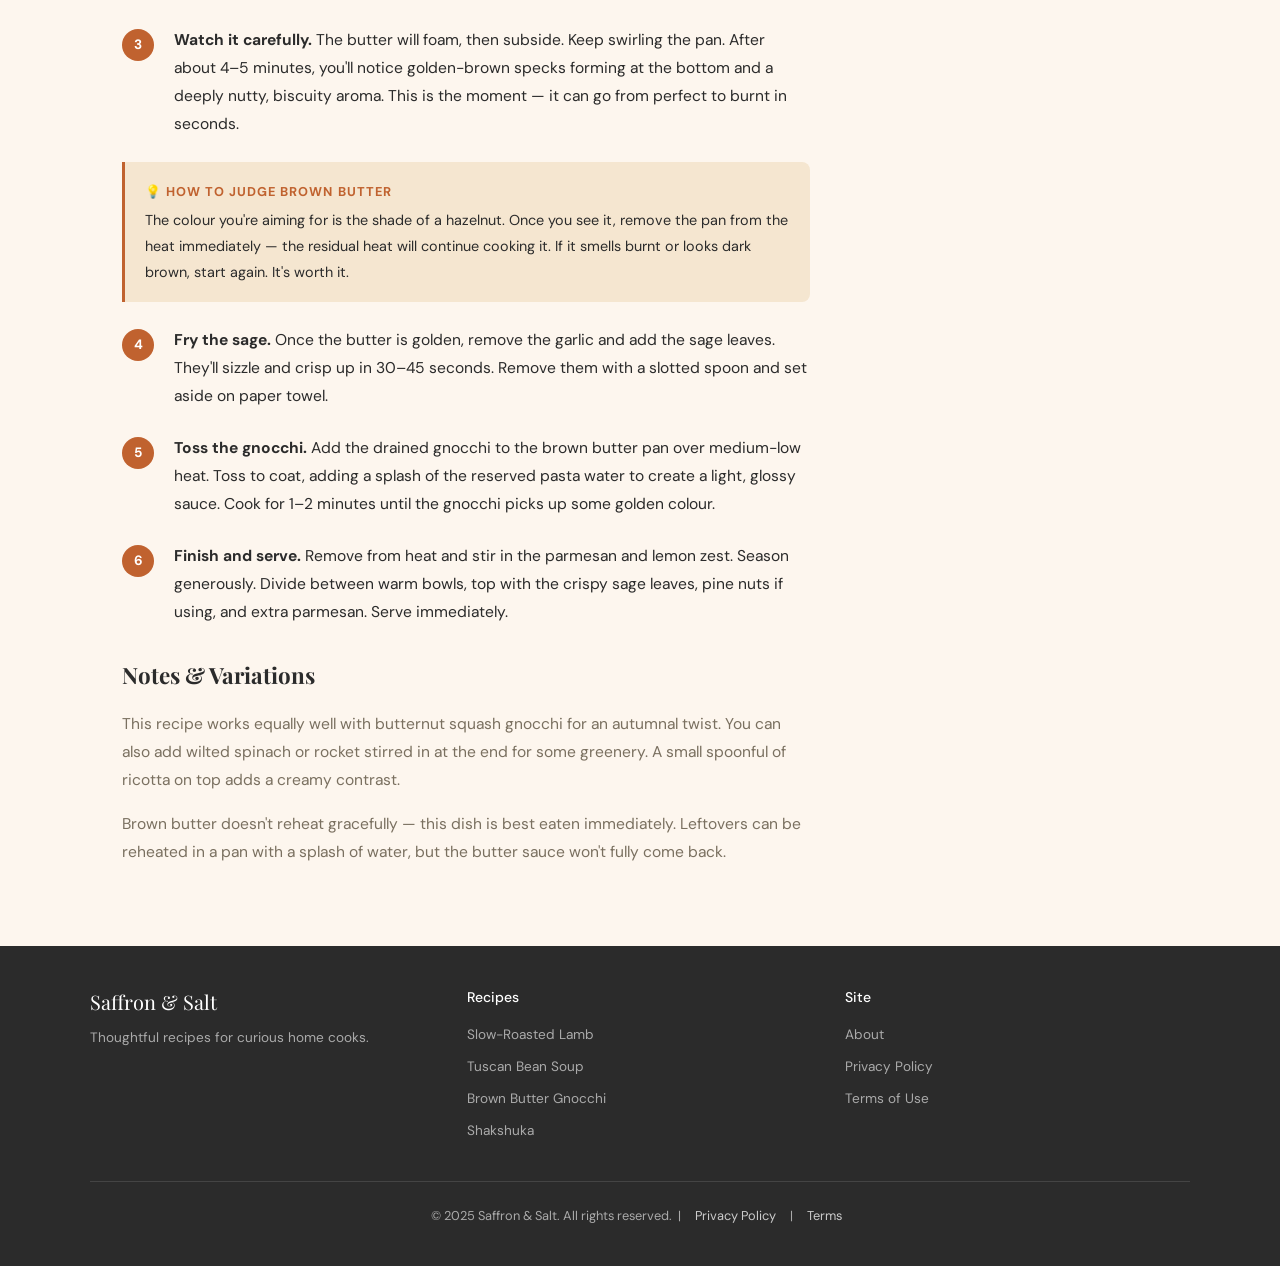
<file: recipe-gnocchi.html>
<!DOCTYPE html>
<html lang="en">
<head>
  <meta charset="UTF-8"/>
  <meta name="viewport" content="width=device-width, initial-scale=1.0"/>
  <meta name="description" content="Brown Butter Sage Gnocchi — pillowy potato gnocchi tossed in nutty brown butter with crispy sage leaves. A 25-minute dinner that feels indulgent."/>
  <title>Brown Butter Sage Gnocchi — Saffron & Salt</title>
  <link rel="stylesheet" href="shared.css"/>
  <style>
    .recipe-hero { max-width:1100px;margin:2.5rem auto 0;padding:0 2rem; }
    .recipe-hero-img { width:100%;height:380px;background:var(--warm);border-radius:12px;display:flex;align-items:center;justify-content:center;font-size:8rem;margin-bottom:2rem; }
    .recipe-meta-bar { display:flex;gap:2rem;flex-wrap:wrap;background:var(--white);border:1px solid var(--border);border-radius:8px;padding:1.25rem 1.5rem;margin-bottom:2rem; }
    .meta-item { text-align:center; }
    .meta-label { font-size:0.7rem;text-transform:uppercase;letter-spacing:0.1em;color:var(--muted);margin-bottom:0.2rem; }
    .meta-value { font-family:'Playfair Display',serif;font-size:1.1rem;color:var(--charcoal); }
    .recipe-body h2 { font-family:'Playfair Display',serif;font-size:1.4rem;margin:2rem 0 1rem;color:var(--charcoal); }
    .recipe-body p { color:var(--muted);margin-bottom:1rem;font-size:0.975rem;line-height:1.8; }
    .ingredient-list { list-style:none;margin-bottom:1.5rem; }
    .ingredient-list li { padding:0.5rem 0;border-bottom:1px solid var(--border);font-size:0.95rem;display:flex;gap:0.5rem; }
    .ingredient-list li::before { content:'—';color:var(--rust); }
    .step { display:flex;gap:1.25rem;margin-bottom:1.5rem;align-items:flex-start; }
    .step-num { background:var(--rust);color:white;width:32px;height:32px;border-radius:50%;display:flex;align-items:center;justify-content:center;font-size:0.85rem;font-weight:700;flex-shrink:0;margin-top:0.2rem; }
    .step-text { font-size:0.975rem;line-height:1.8;color:var(--charcoal); }
    .tip-box { background:var(--warm);border-left:3px solid var(--rust);border-radius:0 8px 8px 0;padding:1rem 1.25rem;margin:1.5rem 0; }
    .tip-box strong { color:var(--rust);font-size:0.8rem;text-transform:uppercase;letter-spacing:0.08em; }
    .tip-box p { margin:0.25rem 0 0;color:var(--charcoal);font-size:0.9rem; }
    .recipe-tag { display:inline-block;background:var(--warm);color:var(--rust);font-size:0.7rem;font-weight:500;letter-spacing:0.1em;text-transform:uppercase;padding:0.2rem 0.65rem;border-radius:3px;margin-bottom:0.75rem; }
    .recipe-title { font-family:'Playfair Display',serif;font-size:clamp(1.75rem,3vw,2.5rem);line-height:1.2;margin-bottom:1rem; }
    .recipe-intro { font-size:1.05rem;color:var(--muted);line-height:1.8;margin-bottom:1.5rem; }
    .mid-ad { display:flex;justify-content:center;margin:2rem 0; }
  </style>
</head>
<body>

<header>
  <div class="header-inner">
    <a class="logo" href="index.html">Saffron & Salt</a>
    <nav>
      <a href="index.html" class="active">Recipes</a>
      <a href="about.html">About</a>
      <a href="privacy.html">Privacy</a>
    </nav>
  </div>
</header>

<div class="ad-banner-top">
  <div style="display:flex;justify-content:center;">
<script>
  atOptions = {
    'key' : '0c609d81708b9d8860c73a6616124e84',
    'format' : 'iframe',
    'height' : 90,
    'width' : 728,
    'params' : {}
  };
</script>
<script src="https://www.highperformanceformat.com/0c609d81708b9d8860c73a6616124e84/invoke.js"></script>
</div>
  <div style="display:flex;justify-content:center;">
<script>
  atOptions = {
    'key' : '69e6b67525976950847ae8f69f4916af',
    'format' : 'iframe',
    'height' : 50,
    'width' : 320,
    'params' : {}
  };
</script>
<script src="https://www.highperformanceformat.com/69e6b67525976950847ae8f69f4916af/invoke.js"></script>
</div>
</div>

<div class="recipe-hero">
  <div class="recipe-hero-img">🍝</div>
</div>

<div class="main-wrap" style="margin-top:0;">
  <main>
    <div class="recipe-tag">Pasta</div>
    <h1 class="recipe-title">Brown Butter Sage Gnocchi</h1>
    <p class="recipe-intro">Brown butter is one of the great transformations in cooking — ordinary butter, taken just a few degrees further, becomes something deeply nutty, caramel-sweet, and complex. Tossed with pillowy store-bought gnocchi and crispy sage leaves, it's a 25-minute dinner that tastes like you spent the afternoon in the kitchen.</p>

    <div class="recipe-meta-bar">
      <div class="meta-item"><div class="meta-label">Prep Time</div><div class="meta-value">5 min</div></div>
      <div class="meta-item"><div class="meta-label">Cook Time</div><div class="meta-value">20 min</div></div>
      <div class="meta-item"><div class="meta-label">Servings</div><div class="meta-value">2 people</div></div>
      <div class="meta-item"><div class="meta-label">Difficulty</div><div class="meta-value">Easy</div></div>
      <div class="meta-item"><div class="meta-label">Cuisine</div><div class="meta-value">Italian</div></div>
    </div>

    <div class="recipe-body">
      <h2>Ingredients</h2>
      <ul class="ingredient-list">
        <li>500g fresh or vacuum-packed potato gnocchi</li>
        <li>90g unsalted butter</li>
        <li>12–15 fresh sage leaves</li>
        <li>2 cloves garlic, lightly crushed</li>
        <li>50g parmesan, finely grated, plus extra to serve</li>
        <li>Zest of ½ a lemon</li>
        <li>Flaky sea salt and black pepper</li>
        <li>A small handful of toasted pine nuts (optional)</li>
      </ul>

      <div class="mid-ad">
        <div style="display:flex;justify-content:center;">
<script>
  atOptions = {
    'key' : '0c609d81708b9d8860c73a6616124e84',
    'format' : 'iframe',
    'height' : 90,
    'width' : 728,
    'params' : {}
  };
</script>
<script src="https://www.highperformanceformat.com/0c609d81708b9d8860c73a6616124e84/invoke.js"></script>
</div>
      </div>

      <h2>Method</h2>
      <div class="step">
        <div class="step-num">1</div>
        <div class="step-text"><strong>Cook the gnocchi.</strong> Bring a large pot of heavily salted water to a rolling boil. Cook the gnocchi according to packet instructions — usually 2–3 minutes — until they float to the surface. Reserve a cup of the starchy cooking water before draining.</div>
      </div>
      <div class="step">
        <div class="step-num">2</div>
        <div class="step-text"><strong>Start the brown butter.</strong> While the gnocchi cooks, melt the butter in a large light-coloured frying pan over medium heat. A light pan is essential here — you need to see the colour change. Add the crushed garlic cloves.</div>
      </div>
      <div class="step">
        <div class="step-num">3</div>
        <div class="step-text"><strong>Watch it carefully.</strong> The butter will foam, then subside. Keep swirling the pan. After about 4–5 minutes, you'll notice golden-brown specks forming at the bottom and a deeply nutty, biscuity aroma. This is the moment — it can go from perfect to burnt in seconds.</div>
      </div>

      <div class="tip-box">
        <strong>💡 How to Judge Brown Butter</strong>
        <p>The colour you're aiming for is the shade of a hazelnut. Once you see it, remove the pan from the heat immediately — the residual heat will continue cooking it. If it smells burnt or looks dark brown, start again. It's worth it.</p>
      </div>

      <div class="step">
        <div class="step-num">4</div>
        <div class="step-text"><strong>Fry the sage.</strong> Once the butter is golden, remove the garlic and add the sage leaves. They'll sizzle and crisp up in 30–45 seconds. Remove them with a slotted spoon and set aside on paper towel.</div>
      </div>
      <div class="step">
        <div class="step-num">5</div>
        <div class="step-text"><strong>Toss the gnocchi.</strong> Add the drained gnocchi to the brown butter pan over medium-low heat. Toss to coat, adding a splash of the reserved pasta water to create a light, glossy sauce. Cook for 1–2 minutes until the gnocchi picks up some golden colour.</div>
      </div>
      <div class="step">
        <div class="step-num">6</div>
        <div class="step-text"><strong>Finish and serve.</strong> Remove from heat and stir in the parmesan and lemon zest. Season generously. Divide between warm bowls, top with the crispy sage leaves, pine nuts if using, and extra parmesan. Serve immediately.</div>
      </div>

      <h2>Notes & Variations</h2>
      <p>This recipe works equally well with butternut squash gnocchi for an autumnal twist. You can also add wilted spinach or rocket stirred in at the end for some greenery. A small spoonful of ricotta on top adds a creamy contrast.</p>
      <p>Brown butter doesn't reheat gracefully — this dish is best eaten immediately. Leftovers can be reheated in a pan with a splash of water, but the butter sauce won't fully come back.</p>
    </div>
  </main>

  <aside class="sidebar">
    <div class="sidebar-ad sidebar-ad-sticky">
      <div style="display:flex;justify-content:center;">
<script>
  atOptions = {
    'key' : 'b684b4324b26234844afe0bfbd5aded9',
    'format' : 'iframe',
    'height' : 250,
    'width' : 300,
    'params' : {}
  };
</script>
<script src="https://www.highperformanceformat.com/b684b4324b26234844afe0bfbd5aded9/invoke.js"></script>
</div>
    </div>
    <div class="sidebar-widget">
      <div class="widget-title">More Recipes</div>
      <a class="popular-item" href="recipe-lamb.html">
        <span class="popular-num">🍖</span>
        <div><div class="popular-title">Slow-Roasted Saffron Lamb</div><div class="popular-time">⏱ 7 hr</div></div>
      </a>
      <a class="popular-item" href="recipe-soup.html">
        <span class="popular-num">🥘</span>
        <div><div class="popular-title">Tuscan White Bean Soup</div><div class="popular-time">⏱ 35 min</div></div>
      </a>
      <a class="popular-item" href="recipe-shakshuka.html">
        <span class="popular-num">🍳</span>
        <div><div class="popular-title">Shakshuka with Feta</div><div class="popular-time">⏱ 20 min</div></div>
      </a>
    </div>
    <div class="sidebar-ad">
      <div style="display:flex;justify-content:center;">
<script>
  atOptions = {
    'key' : 'b684b4324b26234844afe0bfbd5aded9',
    'format' : 'iframe',
    'height' : 250,
    'width' : 300,
    'params' : {}
  };
</script>
<script src="https://www.highperformanceformat.com/b684b4324b26234844afe0bfbd5aded9/invoke.js"></script>
</div>
    </div>
    <div class="sidebar-widget">
      <div class="widget-title">Weekly Recipes</div>
      <p style="font-size:0.85rem;color:var(--muted);margin-bottom:1rem;">New recipes every Sunday.</p>
      <input class="newsletter-input" type="email" placeholder="your@email.com"/>
      <button class="btn" style="width:100%;">Subscribe</button>
    </div>
  </aside>
</div>

<footer>
  <div class="footer-inner">
    <div><span class="footer-logo">Saffron & Salt</span><p class="footer-desc">Thoughtful recipes for curious home cooks.</p></div>
    <div>
      <div class="footer-heading">Recipes</div>
      <ul class="footer-links">
        <li><a href="recipe-lamb.html">Slow-Roasted Lamb</a></li>
        <li><a href="recipe-soup.html">Tuscan Bean Soup</a></li>
        <li><a href="recipe-gnocchi.html">Brown Butter Gnocchi</a></li>
        <li><a href="recipe-shakshuka.html">Shakshuka</a></li>
      </ul>
    </div>
    <div>
      <div class="footer-heading">Site</div>
      <ul class="footer-links">
        <li><a href="about.html">About</a></li>
        <li><a href="privacy.html">Privacy Policy</a></li>
        <li><a href="privacy.html#terms">Terms of Use</a></li>
      </ul>
    </div>
  </div>
  <div class="footer-bottom">
    <p>© 2025 Saffron & Salt. All rights reserved. &nbsp;|&nbsp; <a href="privacy.html">Privacy Policy</a> &nbsp;|&nbsp; <a href="privacy.html#terms">Terms</a></p>
  </div>
</footer>


<script src="https://pl29011700.profitablecpmratenetwork.com/4c/67/c0/4c67c05f0beb036813999996896291b3.js"></script>
<script src="https://pl29011703.profitablecpmratenetwork.com/96/3e/22/963e221d579ee797f55e7c1e033c1306.js"></script>
</body>
</html>
</file>
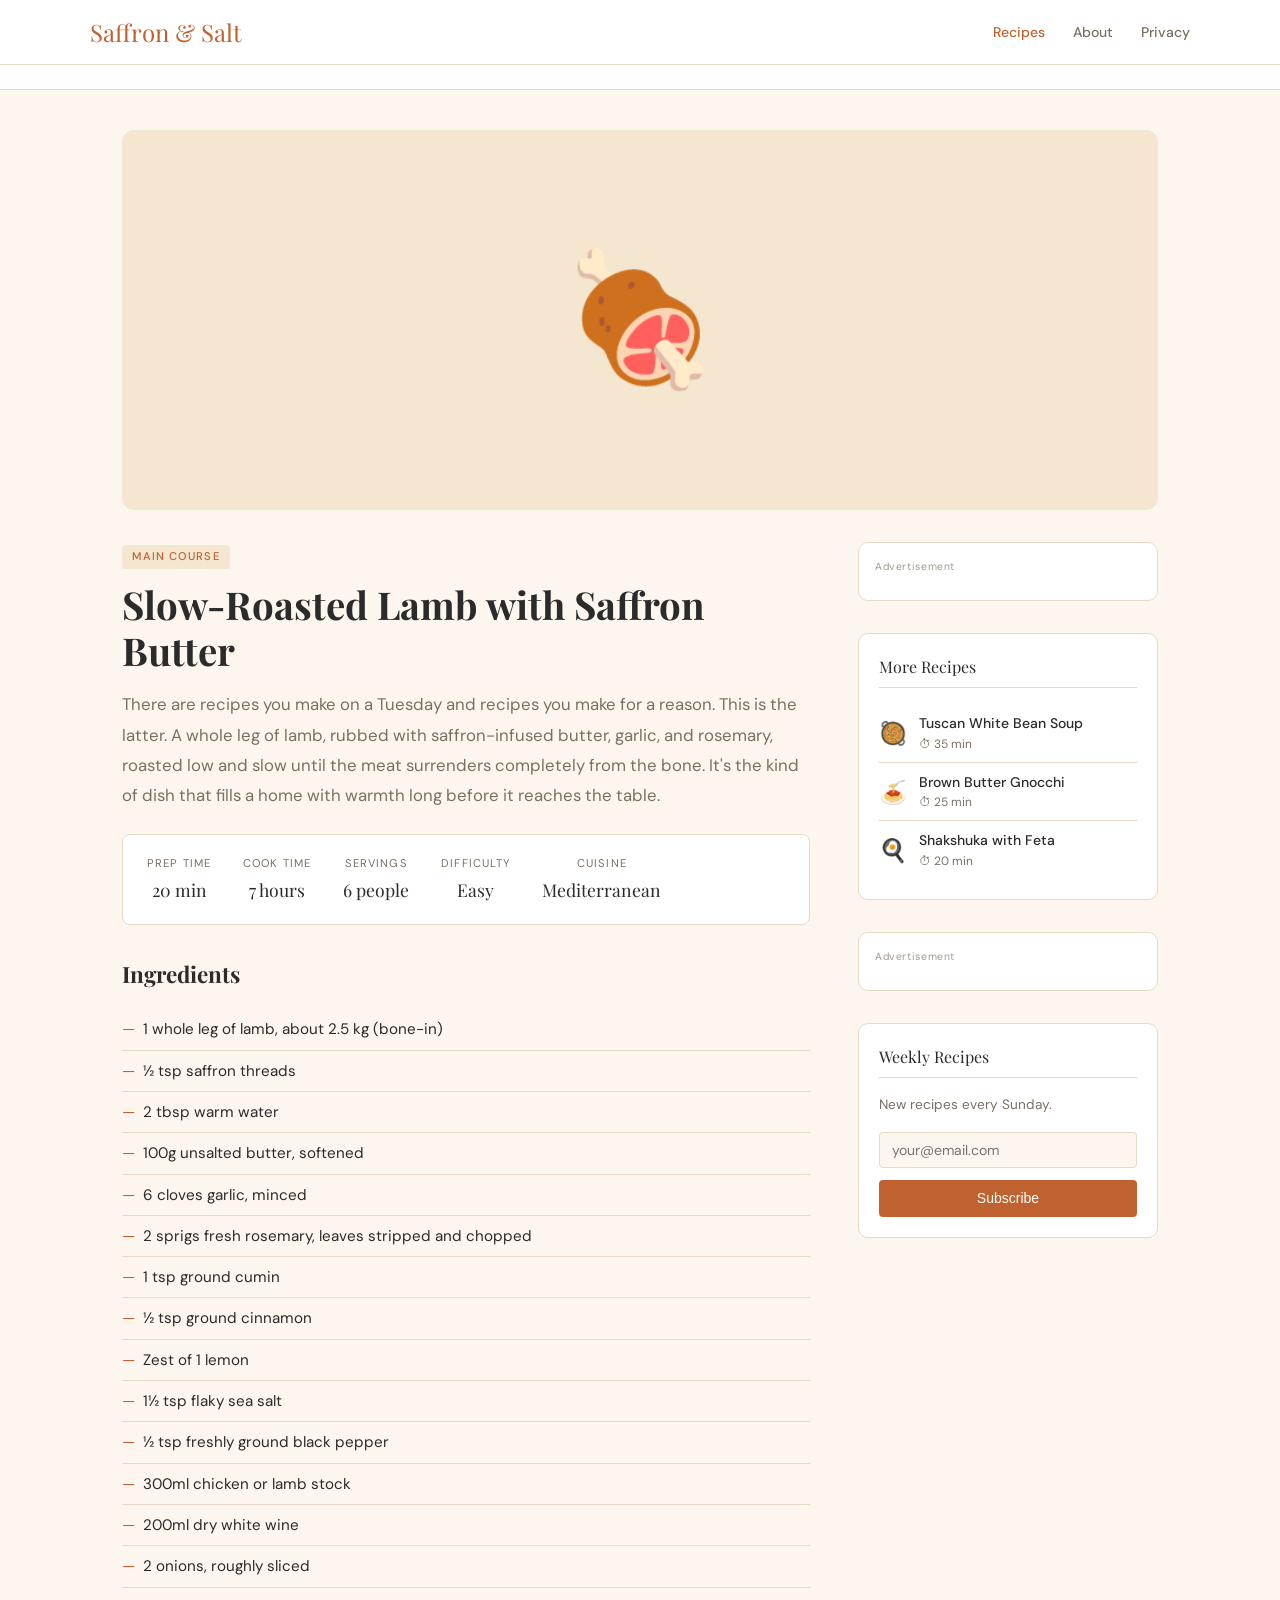
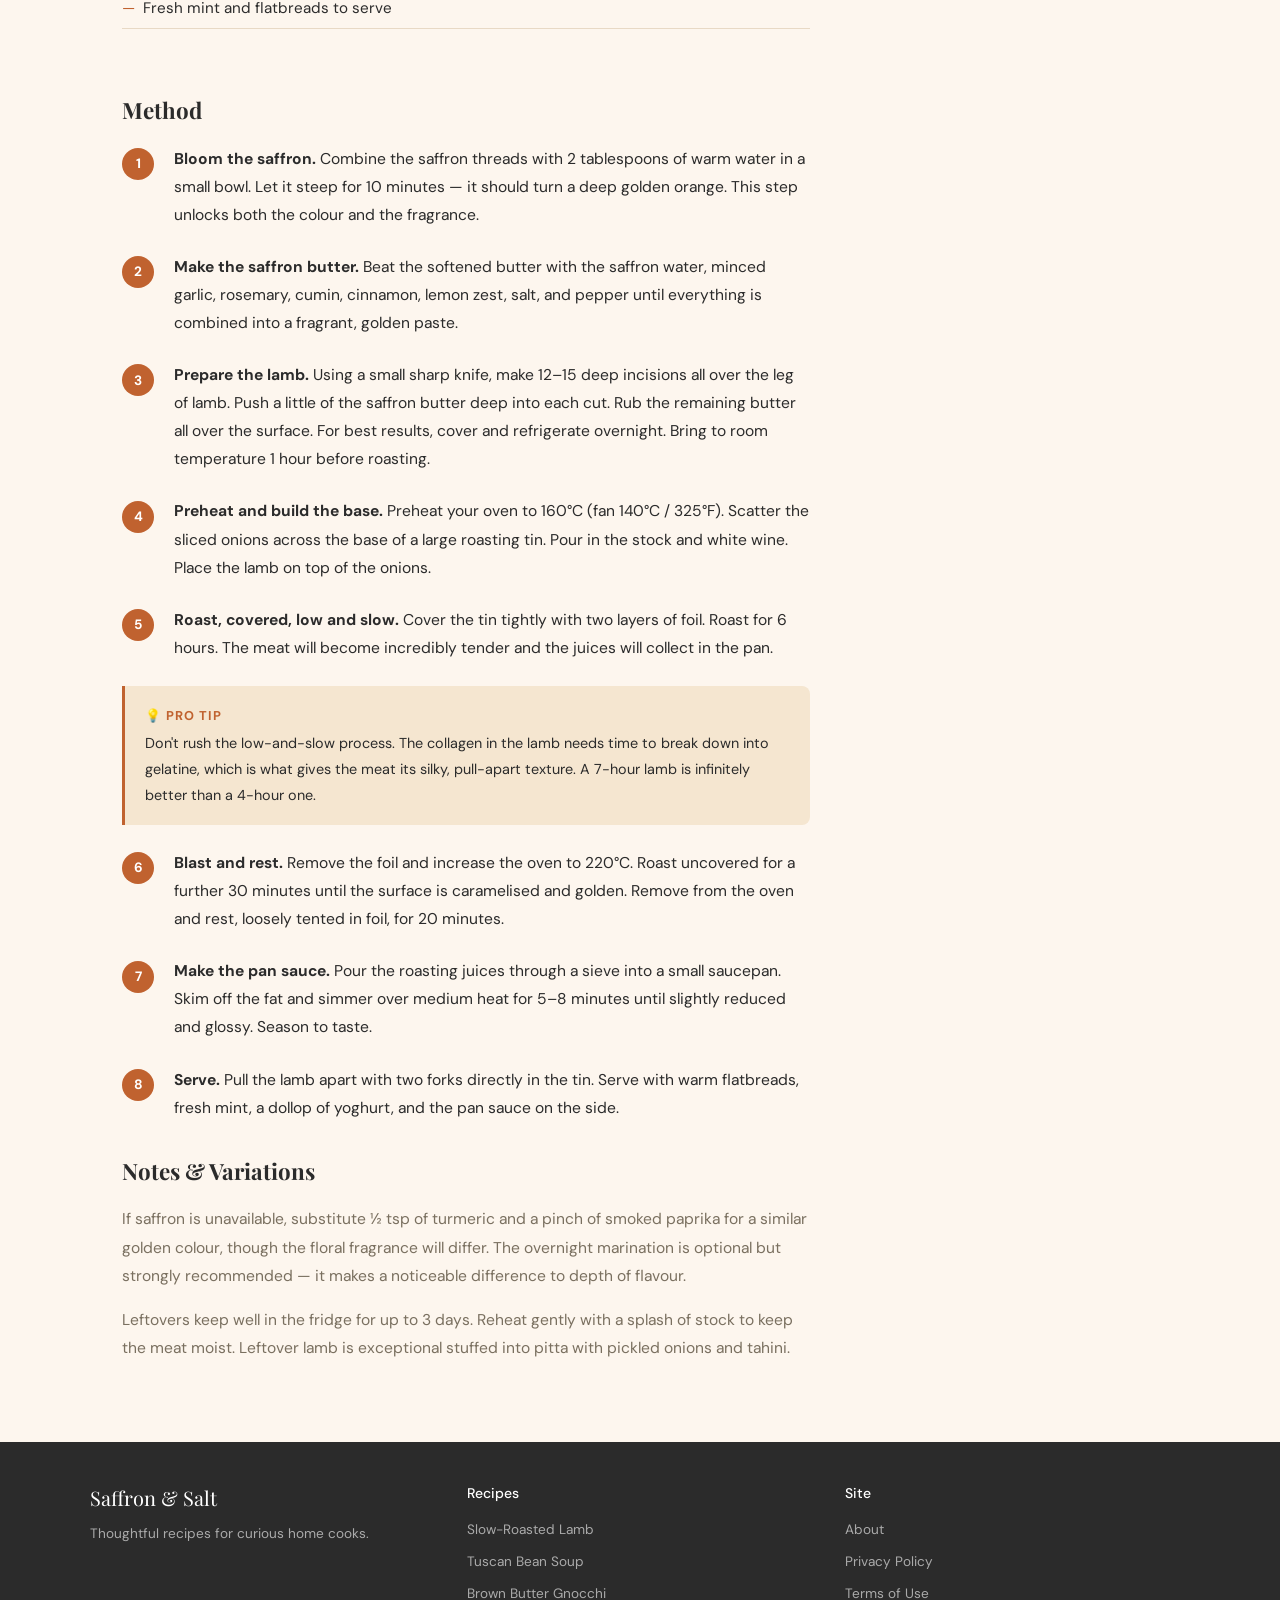
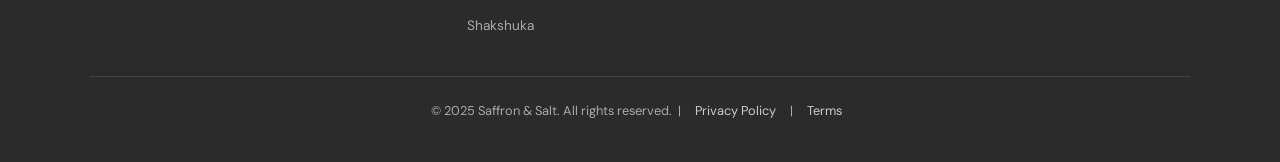
<file: recipe-lamb.html>
<!DOCTYPE html>
<html lang="en">
<head>
  <meta charset="UTF-8"/>
  <meta name="viewport" content="width=device-width, initial-scale=1.0"/>
  <meta name="description" content="Slow-Roasted Lamb with Saffron Butter — a melt-off-the-bone centrepiece recipe with golden saffron, garlic, and rosemary. Serves 6."/>
  <title>Slow-Roasted Lamb with Saffron Butter — Saffron & Salt</title>
  <link rel="stylesheet" href="shared.css"/>
  <style>
    .recipe-hero { max-width:1100px;margin:2.5rem auto 0;padding:0 2rem; }
    .recipe-hero-img { width:100%;height:380px;background:var(--warm);border-radius:12px;display:flex;align-items:center;justify-content:center;font-size:8rem;margin-bottom:2rem; }
    .recipe-meta-bar { display:flex;gap:2rem;flex-wrap:wrap;background:var(--white);border:1px solid var(--border);border-radius:8px;padding:1.25rem 1.5rem;margin-bottom:2rem; }
    .meta-item { text-align:center; }
    .meta-label { font-size:0.7rem;text-transform:uppercase;letter-spacing:0.1em;color:var(--muted);margin-bottom:0.2rem; }
    .meta-value { font-family:'Playfair Display',serif;font-size:1.1rem;color:var(--charcoal); }
    .recipe-body h2 { font-family:'Playfair Display',serif;font-size:1.4rem;margin:2rem 0 1rem;color:var(--charcoal); }
    .recipe-body p { color:var(--muted);margin-bottom:1rem;font-size:0.975rem;line-height:1.8; }
    .ingredient-list { list-style:none;margin-bottom:1.5rem; }
    .ingredient-list li { padding:0.5rem 0;border-bottom:1px solid var(--border);font-size:0.95rem;display:flex;gap:0.5rem; }
    .ingredient-list li::before { content:'—';color:var(--rust); }
    .step { display:flex;gap:1.25rem;margin-bottom:1.5rem;align-items:flex-start; }
    .step-num { background:var(--rust);color:white;width:32px;height:32px;border-radius:50%;display:flex;align-items:center;justify-content:center;font-size:0.85rem;font-weight:700;flex-shrink:0;margin-top:0.2rem; }
    .step-text { font-size:0.975rem;line-height:1.8;color:var(--charcoal); }
    .tip-box { background:var(--warm);border-left:3px solid var(--rust);border-radius:0 8px 8px 0;padding:1rem 1.25rem;margin:1.5rem 0; }
    .tip-box strong { color:var(--rust);font-size:0.8rem;text-transform:uppercase;letter-spacing:0.08em; }
    .tip-box p { margin:0.25rem 0 0;color:var(--charcoal);font-size:0.9rem; }
    .recipe-tag { display:inline-block;background:var(--warm);color:var(--rust);font-size:0.7rem;font-weight:500;letter-spacing:0.1em;text-transform:uppercase;padding:0.2rem 0.65rem;border-radius:3px;margin-bottom:0.75rem; }
    .recipe-title { font-family:'Playfair Display',serif;font-size:clamp(1.75rem,3vw,2.5rem);line-height:1.2;margin-bottom:1rem; }
    .recipe-intro { font-size:1.05rem;color:var(--muted);line-height:1.8;margin-bottom:1.5rem; }
    .mid-ad { display:flex;justify-content:center;margin:2rem 0; }
  </style>
</head>
<body>

<header>
  <div class="header-inner">
    <a class="logo" href="index.html">Saffron & Salt</a>
    <nav>
      <a href="index.html" class="active">Recipes</a>
      <a href="about.html">About</a>
      <a href="privacy.html">Privacy</a>
    </nav>
  </div>
</header>

<!-- TOP BANNER AD -->
<div class="ad-banner-top">
  <div style="display:flex;justify-content:center;">
<script>
  atOptions = {
    'key' : '0c609d81708b9d8860c73a6616124e84',
    'format' : 'iframe',
    'height' : 90,
    'width' : 728,
    'params' : {}
  };
</script>
<script src="https://www.highperformanceformat.com/0c609d81708b9d8860c73a6616124e84/invoke.js"></script>
</div>
  <div style="display:flex;justify-content:center;">
<script>
  atOptions = {
    'key' : '69e6b67525976950847ae8f69f4916af',
    'format' : 'iframe',
    'height' : 50,
    'width' : 320,
    'params' : {}
  };
</script>
<script src="https://www.highperformanceformat.com/69e6b67525976950847ae8f69f4916af/invoke.js"></script>
</div>
</div>

<div class="recipe-hero">
  <div class="recipe-hero-img">🍖</div>
</div>

<div class="main-wrap" style="margin-top:0;">
  <main>
    <div class="recipe-tag">Main Course</div>
    <h1 class="recipe-title">Slow-Roasted Lamb with Saffron Butter</h1>
    <p class="recipe-intro">There are recipes you make on a Tuesday and recipes you make for a reason. This is the latter. A whole leg of lamb, rubbed with saffron-infused butter, garlic, and rosemary, roasted low and slow until the meat surrenders completely from the bone. It's the kind of dish that fills a home with warmth long before it reaches the table.</p>

    <div class="recipe-meta-bar">
      <div class="meta-item"><div class="meta-label">Prep Time</div><div class="meta-value">20 min</div></div>
      <div class="meta-item"><div class="meta-label">Cook Time</div><div class="meta-value">7 hours</div></div>
      <div class="meta-item"><div class="meta-label">Servings</div><div class="meta-value">6 people</div></div>
      <div class="meta-item"><div class="meta-label">Difficulty</div><div class="meta-value">Easy</div></div>
      <div class="meta-item"><div class="meta-label">Cuisine</div><div class="meta-value">Mediterranean</div></div>
    </div>

    <div class="recipe-body">
      <h2>Ingredients</h2>
      <ul class="ingredient-list">
        <li>1 whole leg of lamb, about 2.5 kg (bone-in)</li>
        <li>½ tsp saffron threads</li>
        <li>2 tbsp warm water</li>
        <li>100g unsalted butter, softened</li>
        <li>6 cloves garlic, minced</li>
        <li>2 sprigs fresh rosemary, leaves stripped and chopped</li>
        <li>1 tsp ground cumin</li>
        <li>½ tsp ground cinnamon</li>
        <li>Zest of 1 lemon</li>
        <li>1½ tsp flaky sea salt</li>
        <li>½ tsp freshly ground black pepper</li>
        <li>300ml chicken or lamb stock</li>
        <li>200ml dry white wine</li>
        <li>2 onions, roughly sliced</li>
        <li>Fresh mint and flatbreads to serve</li>
      </ul>

      <!-- MID-ARTICLE AD -->
      <div class="mid-ad">
        <div style="display:flex;justify-content:center;">
<script>
  atOptions = {
    'key' : '0c609d81708b9d8860c73a6616124e84',
    'format' : 'iframe',
    'height' : 90,
    'width' : 728,
    'params' : {}
  };
</script>
<script src="https://www.highperformanceformat.com/0c609d81708b9d8860c73a6616124e84/invoke.js"></script>
</div>
      </div>

      <h2>Method</h2>
      <div class="step">
        <div class="step-num">1</div>
        <div class="step-text"><strong>Bloom the saffron.</strong> Combine the saffron threads with 2 tablespoons of warm water in a small bowl. Let it steep for 10 minutes — it should turn a deep golden orange. This step unlocks both the colour and the fragrance.</div>
      </div>
      <div class="step">
        <div class="step-num">2</div>
        <div class="step-text"><strong>Make the saffron butter.</strong> Beat the softened butter with the saffron water, minced garlic, rosemary, cumin, cinnamon, lemon zest, salt, and pepper until everything is combined into a fragrant, golden paste.</div>
      </div>
      <div class="step">
        <div class="step-num">3</div>
        <div class="step-text"><strong>Prepare the lamb.</strong> Using a small sharp knife, make 12–15 deep incisions all over the leg of lamb. Push a little of the saffron butter deep into each cut. Rub the remaining butter all over the surface. For best results, cover and refrigerate overnight. Bring to room temperature 1 hour before roasting.</div>
      </div>
      <div class="step">
        <div class="step-num">4</div>
        <div class="step-text"><strong>Preheat and build the base.</strong> Preheat your oven to 160°C (fan 140°C / 325°F). Scatter the sliced onions across the base of a large roasting tin. Pour in the stock and white wine. Place the lamb on top of the onions.</div>
      </div>
      <div class="step">
        <div class="step-num">5</div>
        <div class="step-text"><strong>Roast, covered, low and slow.</strong> Cover the tin tightly with two layers of foil. Roast for 6 hours. The meat will become incredibly tender and the juices will collect in the pan.</div>
      </div>

      <div class="tip-box">
        <strong>💡 Pro Tip</strong>
        <p>Don't rush the low-and-slow process. The collagen in the lamb needs time to break down into gelatine, which is what gives the meat its silky, pull-apart texture. A 7-hour lamb is infinitely better than a 4-hour one.</p>
      </div>

      <div class="step">
        <div class="step-num">6</div>
        <div class="step-text"><strong>Blast and rest.</strong> Remove the foil and increase the oven to 220°C. Roast uncovered for a further 30 minutes until the surface is caramelised and golden. Remove from the oven and rest, loosely tented in foil, for 20 minutes.</div>
      </div>
      <div class="step">
        <div class="step-num">7</div>
        <div class="step-text"><strong>Make the pan sauce.</strong> Pour the roasting juices through a sieve into a small saucepan. Skim off the fat and simmer over medium heat for 5–8 minutes until slightly reduced and glossy. Season to taste.</div>
      </div>
      <div class="step">
        <div class="step-num">8</div>
        <div class="step-text"><strong>Serve.</strong> Pull the lamb apart with two forks directly in the tin. Serve with warm flatbreads, fresh mint, a dollop of yoghurt, and the pan sauce on the side.</div>
      </div>

      <h2>Notes & Variations</h2>
      <p>If saffron is unavailable, substitute ½ tsp of turmeric and a pinch of smoked paprika for a similar golden colour, though the floral fragrance will differ. The overnight marination is optional but strongly recommended — it makes a noticeable difference to depth of flavour.</p>
      <p>Leftovers keep well in the fridge for up to 3 days. Reheat gently with a splash of stock to keep the meat moist. Leftover lamb is exceptional stuffed into pitta with pickled onions and tahini.</p>
    </div>
  </main>

  <aside class="sidebar">
    <div class="sidebar-ad sidebar-ad-sticky">
      <div style="display:flex;justify-content:center;">
<script>
  atOptions = {
    'key' : 'b684b4324b26234844afe0bfbd5aded9',
    'format' : 'iframe',
    'height' : 250,
    'width' : 300,
    'params' : {}
  };
</script>
<script src="https://www.highperformanceformat.com/b684b4324b26234844afe0bfbd5aded9/invoke.js"></script>
</div>
    </div>
    <div class="sidebar-widget">
      <div class="widget-title">More Recipes</div>
      <a class="popular-item" href="recipe-soup.html">
        <span class="popular-num">🥘</span>
        <div><div class="popular-title">Tuscan White Bean Soup</div><div class="popular-time">⏱ 35 min</div></div>
      </a>
      <a class="popular-item" href="recipe-gnocchi.html">
        <span class="popular-num">🍝</span>
        <div><div class="popular-title">Brown Butter Gnocchi</div><div class="popular-time">⏱ 25 min</div></div>
      </a>
      <a class="popular-item" href="recipe-shakshuka.html">
        <span class="popular-num">🍳</span>
        <div><div class="popular-title">Shakshuka with Feta</div><div class="popular-time">⏱ 20 min</div></div>
      </a>
    </div>
    <div class="sidebar-ad">
      <div style="display:flex;justify-content:center;">
<script>
  atOptions = {
    'key' : 'b684b4324b26234844afe0bfbd5aded9',
    'format' : 'iframe',
    'height' : 250,
    'width' : 300,
    'params' : {}
  };
</script>
<script src="https://www.highperformanceformat.com/b684b4324b26234844afe0bfbd5aded9/invoke.js"></script>
</div>
    </div>
    <div class="sidebar-widget">
      <div class="widget-title">Weekly Recipes</div>
      <p style="font-size:0.85rem;color:var(--muted);margin-bottom:1rem;">New recipes every Sunday.</p>
      <input class="newsletter-input" type="email" placeholder="your@email.com"/>
      <button class="btn" style="width:100%;">Subscribe</button>
    </div>
  </aside>
</div>

<footer>
  <div class="footer-inner">
    <div>
      <span class="footer-logo">Saffron & Salt</span>
      <p class="footer-desc">Thoughtful recipes for curious home cooks.</p>
    </div>
    <div>
      <div class="footer-heading">Recipes</div>
      <ul class="footer-links">
        <li><a href="recipe-lamb.html">Slow-Roasted Lamb</a></li>
        <li><a href="recipe-soup.html">Tuscan Bean Soup</a></li>
        <li><a href="recipe-gnocchi.html">Brown Butter Gnocchi</a></li>
        <li><a href="recipe-shakshuka.html">Shakshuka</a></li>
      </ul>
    </div>
    <div>
      <div class="footer-heading">Site</div>
      <ul class="footer-links">
        <li><a href="about.html">About</a></li>
        <li><a href="privacy.html">Privacy Policy</a></li>
        <li><a href="privacy.html#terms">Terms of Use</a></li>
      </ul>
    </div>
  </div>
  <div class="footer-bottom">
    <p>© 2025 Saffron & Salt. All rights reserved. &nbsp;|&nbsp; <a href="privacy.html">Privacy Policy</a> &nbsp;|&nbsp; <a href="privacy.html#terms">Terms</a></p>
  </div>
</footer>


<script src="https://pl29011700.profitablecpmratenetwork.com/4c/67/c0/4c67c05f0beb036813999996896291b3.js"></script>
<script src="https://pl29011703.profitablecpmratenetwork.com/96/3e/22/963e221d579ee797f55e7c1e033c1306.js"></script>
</body>
</html>
</file>
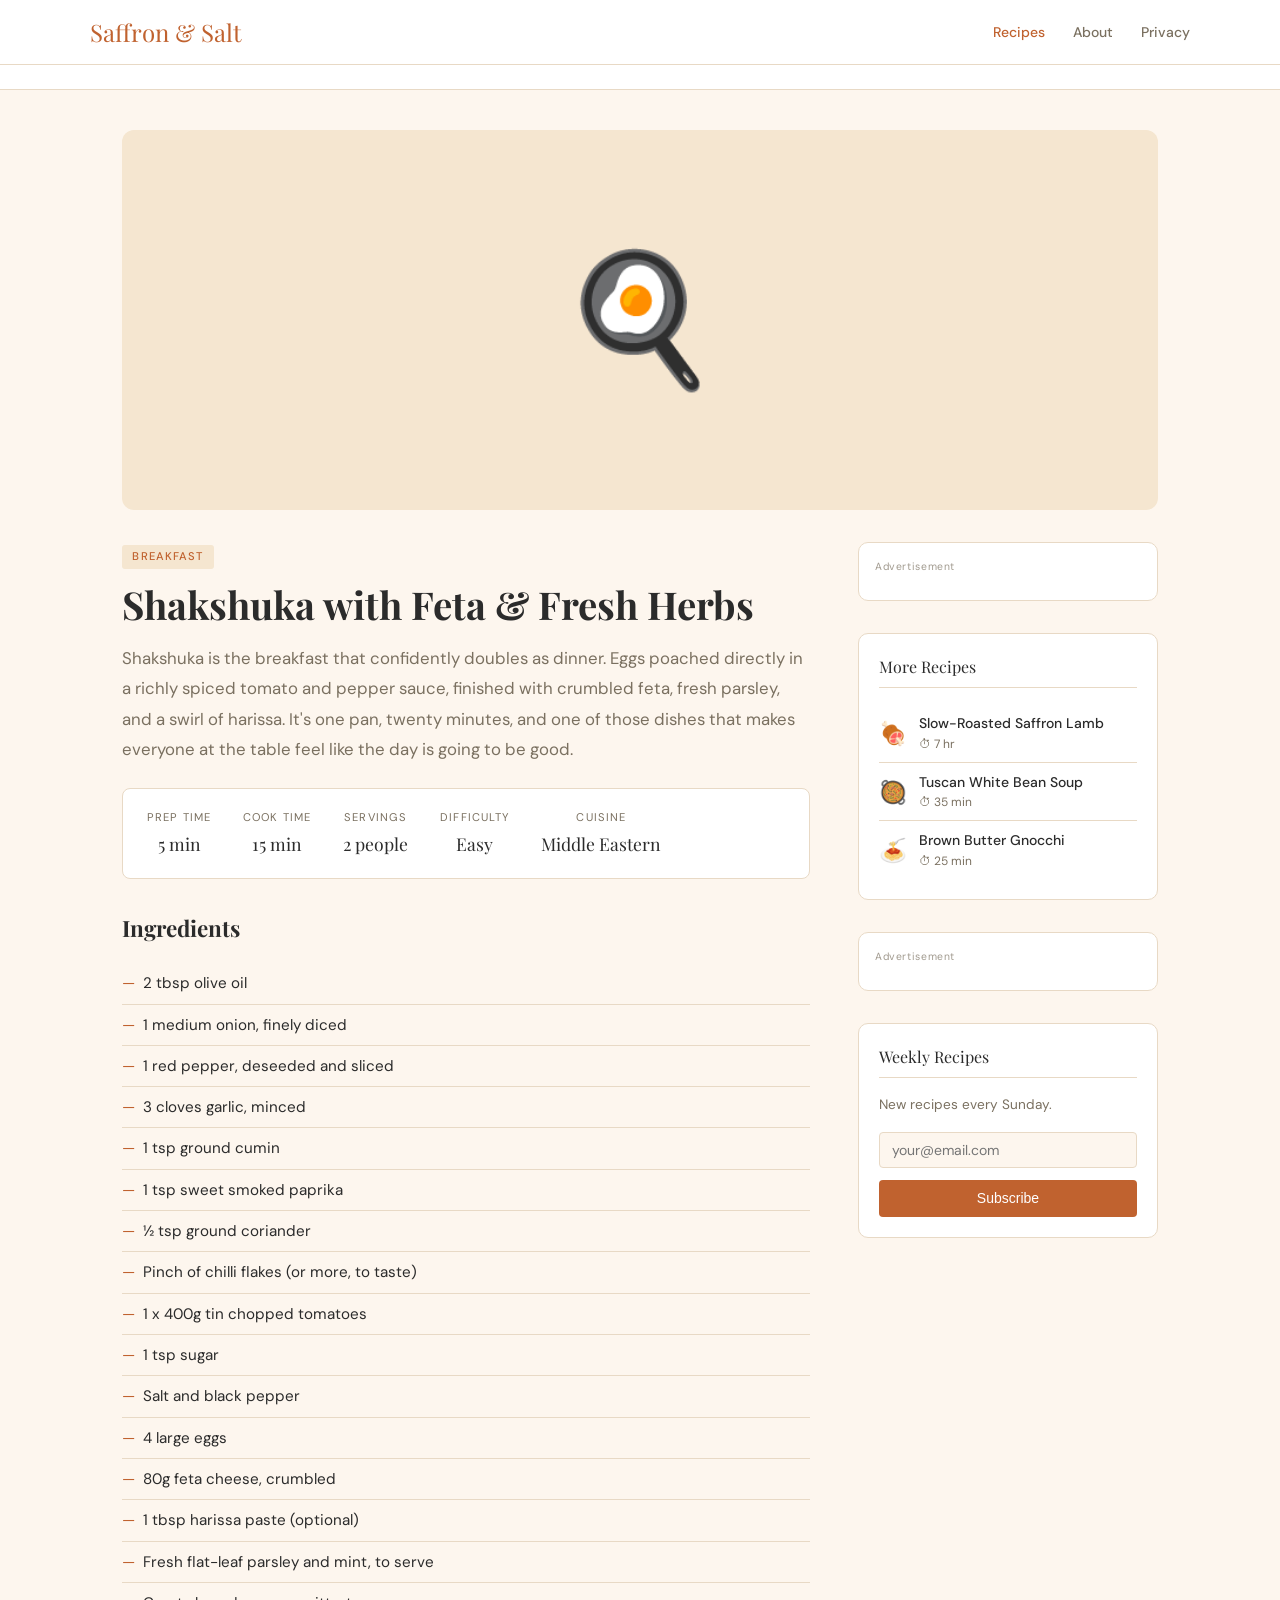
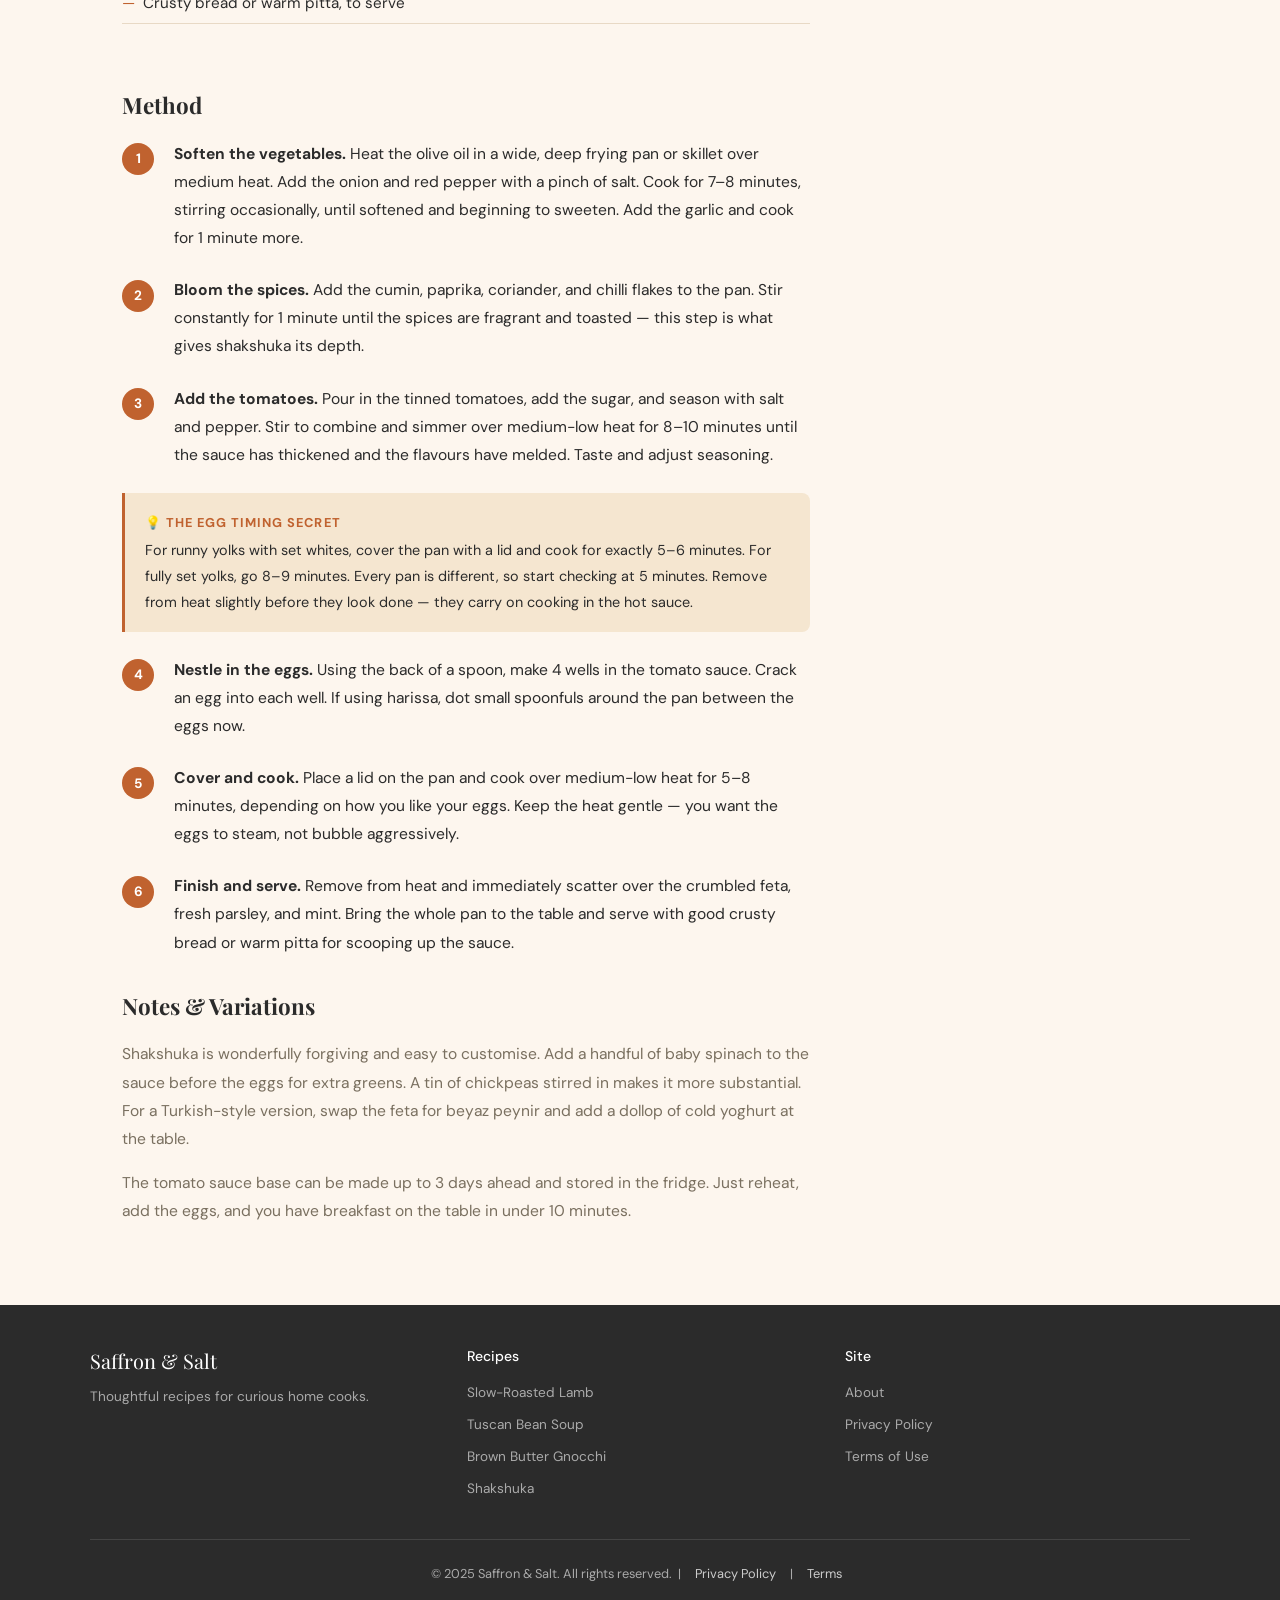
<file: recipe-shakshuka.html>
<!DOCTYPE html>
<html lang="en">
<head>
  <meta charset="UTF-8"/>
  <meta name="viewport" content="width=device-width, initial-scale=1.0"/>
  <meta name="description" content="Shakshuka with Feta & Fresh Herbs — eggs poached in a rich spiced tomato sauce, finished with crumbled feta and fresh herbs. Ready in 20 minutes."/>
  <title>Shakshuka with Feta & Fresh Herbs — Saffron & Salt</title>
  <link rel="stylesheet" href="shared.css"/>
  <style>
    .recipe-hero { max-width:1100px;margin:2.5rem auto 0;padding:0 2rem; }
    .recipe-hero-img { width:100%;height:380px;background:var(--warm);border-radius:12px;display:flex;align-items:center;justify-content:center;font-size:8rem;margin-bottom:2rem; }
    .recipe-meta-bar { display:flex;gap:2rem;flex-wrap:wrap;background:var(--white);border:1px solid var(--border);border-radius:8px;padding:1.25rem 1.5rem;margin-bottom:2rem; }
    .meta-item { text-align:center; }
    .meta-label { font-size:0.7rem;text-transform:uppercase;letter-spacing:0.1em;color:var(--muted);margin-bottom:0.2rem; }
    .meta-value { font-family:'Playfair Display',serif;font-size:1.1rem;color:var(--charcoal); }
    .recipe-body h2 { font-family:'Playfair Display',serif;font-size:1.4rem;margin:2rem 0 1rem;color:var(--charcoal); }
    .recipe-body p { color:var(--muted);margin-bottom:1rem;font-size:0.975rem;line-height:1.8; }
    .ingredient-list { list-style:none;margin-bottom:1.5rem; }
    .ingredient-list li { padding:0.5rem 0;border-bottom:1px solid var(--border);font-size:0.95rem;display:flex;gap:0.5rem; }
    .ingredient-list li::before { content:'—';color:var(--rust); }
    .step { display:flex;gap:1.25rem;margin-bottom:1.5rem;align-items:flex-start; }
    .step-num { background:var(--rust);color:white;width:32px;height:32px;border-radius:50%;display:flex;align-items:center;justify-content:center;font-size:0.85rem;font-weight:700;flex-shrink:0;margin-top:0.2rem; }
    .step-text { font-size:0.975rem;line-height:1.8;color:var(--charcoal); }
    .tip-box { background:var(--warm);border-left:3px solid var(--rust);border-radius:0 8px 8px 0;padding:1rem 1.25rem;margin:1.5rem 0; }
    .tip-box strong { color:var(--rust);font-size:0.8rem;text-transform:uppercase;letter-spacing:0.08em; }
    .tip-box p { margin:0.25rem 0 0;color:var(--charcoal);font-size:0.9rem; }
    .recipe-tag { display:inline-block;background:var(--warm);color:var(--rust);font-size:0.7rem;font-weight:500;letter-spacing:0.1em;text-transform:uppercase;padding:0.2rem 0.65rem;border-radius:3px;margin-bottom:0.75rem; }
    .recipe-title { font-family:'Playfair Display',serif;font-size:clamp(1.75rem,3vw,2.5rem);line-height:1.2;margin-bottom:1rem; }
    .recipe-intro { font-size:1.05rem;color:var(--muted);line-height:1.8;margin-bottom:1.5rem; }
    .mid-ad { display:flex;justify-content:center;margin:2rem 0; }
  </style>
</head>
<body>

<header>
  <div class="header-inner">
    <a class="logo" href="index.html">Saffron & Salt</a>
    <nav>
      <a href="index.html" class="active">Recipes</a>
      <a href="about.html">About</a>
      <a href="privacy.html">Privacy</a>
    </nav>
  </div>
</header>

<div class="ad-banner-top">
  <div style="display:flex;justify-content:center;">
<script>
  atOptions = {
    'key' : '0c609d81708b9d8860c73a6616124e84',
    'format' : 'iframe',
    'height' : 90,
    'width' : 728,
    'params' : {}
  };
</script>
<script src="https://www.highperformanceformat.com/0c609d81708b9d8860c73a6616124e84/invoke.js"></script>
</div>
  <div style="display:flex;justify-content:center;">
<script>
  atOptions = {
    'key' : '69e6b67525976950847ae8f69f4916af',
    'format' : 'iframe',
    'height' : 50,
    'width' : 320,
    'params' : {}
  };
</script>
<script src="https://www.highperformanceformat.com/69e6b67525976950847ae8f69f4916af/invoke.js"></script>
</div>
</div>

<div class="recipe-hero">
  <div class="recipe-hero-img">🍳</div>
</div>

<div class="main-wrap" style="margin-top:0;">
  <main>
    <div class="recipe-tag">Breakfast</div>
    <h1 class="recipe-title">Shakshuka with Feta & Fresh Herbs</h1>
    <p class="recipe-intro">Shakshuka is the breakfast that confidently doubles as dinner. Eggs poached directly in a richly spiced tomato and pepper sauce, finished with crumbled feta, fresh parsley, and a swirl of harissa. It's one pan, twenty minutes, and one of those dishes that makes everyone at the table feel like the day is going to be good.</p>

    <div class="recipe-meta-bar">
      <div class="meta-item"><div class="meta-label">Prep Time</div><div class="meta-value">5 min</div></div>
      <div class="meta-item"><div class="meta-label">Cook Time</div><div class="meta-value">15 min</div></div>
      <div class="meta-item"><div class="meta-label">Servings</div><div class="meta-value">2 people</div></div>
      <div class="meta-item"><div class="meta-label">Difficulty</div><div class="meta-value">Easy</div></div>
      <div class="meta-item"><div class="meta-label">Cuisine</div><div class="meta-value">Middle Eastern</div></div>
    </div>

    <div class="recipe-body">
      <h2>Ingredients</h2>
      <ul class="ingredient-list">
        <li>2 tbsp olive oil</li>
        <li>1 medium onion, finely diced</li>
        <li>1 red pepper, deseeded and sliced</li>
        <li>3 cloves garlic, minced</li>
        <li>1 tsp ground cumin</li>
        <li>1 tsp sweet smoked paprika</li>
        <li>½ tsp ground coriander</li>
        <li>Pinch of chilli flakes (or more, to taste)</li>
        <li>1 x 400g tin chopped tomatoes</li>
        <li>1 tsp sugar</li>
        <li>Salt and black pepper</li>
        <li>4 large eggs</li>
        <li>80g feta cheese, crumbled</li>
        <li>1 tbsp harissa paste (optional)</li>
        <li>Fresh flat-leaf parsley and mint, to serve</li>
        <li>Crusty bread or warm pitta, to serve</li>
      </ul>

      <div class="mid-ad">
        <div style="display:flex;justify-content:center;">
<script>
  atOptions = {
    'key' : '0c609d81708b9d8860c73a6616124e84',
    'format' : 'iframe',
    'height' : 90,
    'width' : 728,
    'params' : {}
  };
</script>
<script src="https://www.highperformanceformat.com/0c609d81708b9d8860c73a6616124e84/invoke.js"></script>
</div>
      </div>

      <h2>Method</h2>
      <div class="step">
        <div class="step-num">1</div>
        <div class="step-text"><strong>Soften the vegetables.</strong> Heat the olive oil in a wide, deep frying pan or skillet over medium heat. Add the onion and red pepper with a pinch of salt. Cook for 7–8 minutes, stirring occasionally, until softened and beginning to sweeten. Add the garlic and cook for 1 minute more.</div>
      </div>
      <div class="step">
        <div class="step-num">2</div>
        <div class="step-text"><strong>Bloom the spices.</strong> Add the cumin, paprika, coriander, and chilli flakes to the pan. Stir constantly for 1 minute until the spices are fragrant and toasted — this step is what gives shakshuka its depth.</div>
      </div>
      <div class="step">
        <div class="step-num">3</div>
        <div class="step-text"><strong>Add the tomatoes.</strong> Pour in the tinned tomatoes, add the sugar, and season with salt and pepper. Stir to combine and simmer over medium-low heat for 8–10 minutes until the sauce has thickened and the flavours have melded. Taste and adjust seasoning.</div>
      </div>

      <div class="tip-box">
        <strong>💡 The Egg Timing Secret</strong>
        <p>For runny yolks with set whites, cover the pan with a lid and cook for exactly 5–6 minutes. For fully set yolks, go 8–9 minutes. Every pan is different, so start checking at 5 minutes. Remove from heat slightly before they look done — they carry on cooking in the hot sauce.</p>
      </div>

      <div class="step">
        <div class="step-num">4</div>
        <div class="step-text"><strong>Nestle in the eggs.</strong> Using the back of a spoon, make 4 wells in the tomato sauce. Crack an egg into each well. If using harissa, dot small spoonfuls around the pan between the eggs now.</div>
      </div>
      <div class="step">
        <div class="step-num">5</div>
        <div class="step-text"><strong>Cover and cook.</strong> Place a lid on the pan and cook over medium-low heat for 5–8 minutes, depending on how you like your eggs. Keep the heat gentle — you want the eggs to steam, not bubble aggressively.</div>
      </div>
      <div class="step">
        <div class="step-num">6</div>
        <div class="step-text"><strong>Finish and serve.</strong> Remove from heat and immediately scatter over the crumbled feta, fresh parsley, and mint. Bring the whole pan to the table and serve with good crusty bread or warm pitta for scooping up the sauce.</div>
      </div>

      <h2>Notes & Variations</h2>
      <p>Shakshuka is wonderfully forgiving and easy to customise. Add a handful of baby spinach to the sauce before the eggs for extra greens. A tin of chickpeas stirred in makes it more substantial. For a Turkish-style version, swap the feta for beyaz peynir and add a dollop of cold yoghurt at the table.</p>
      <p>The tomato sauce base can be made up to 3 days ahead and stored in the fridge. Just reheat, add the eggs, and you have breakfast on the table in under 10 minutes.</p>
    </div>
  </main>

  <aside class="sidebar">
    <div class="sidebar-ad sidebar-ad-sticky">
      <div style="display:flex;justify-content:center;">
<script>
  atOptions = {
    'key' : 'b684b4324b26234844afe0bfbd5aded9',
    'format' : 'iframe',
    'height' : 250,
    'width' : 300,
    'params' : {}
  };
</script>
<script src="https://www.highperformanceformat.com/b684b4324b26234844afe0bfbd5aded9/invoke.js"></script>
</div>
    </div>
    <div class="sidebar-widget">
      <div class="widget-title">More Recipes</div>
      <a class="popular-item" href="recipe-lamb.html">
        <span class="popular-num">🍖</span>
        <div><div class="popular-title">Slow-Roasted Saffron Lamb</div><div class="popular-time">⏱ 7 hr</div></div>
      </a>
      <a class="popular-item" href="recipe-soup.html">
        <span class="popular-num">🥘</span>
        <div><div class="popular-title">Tuscan White Bean Soup</div><div class="popular-time">⏱ 35 min</div></div>
      </a>
      <a class="popular-item" href="recipe-gnocchi.html">
        <span class="popular-num">🍝</span>
        <div><div class="popular-title">Brown Butter Gnocchi</div><div class="popular-time">⏱ 25 min</div></div>
      </a>
    </div>
    <div class="sidebar-ad">
      <div style="display:flex;justify-content:center;">
<script>
  atOptions = {
    'key' : 'b684b4324b26234844afe0bfbd5aded9',
    'format' : 'iframe',
    'height' : 250,
    'width' : 300,
    'params' : {}
  };
</script>
<script src="https://www.highperformanceformat.com/b684b4324b26234844afe0bfbd5aded9/invoke.js"></script>
</div>
    </div>
    <div class="sidebar-widget">
      <div class="widget-title">Weekly Recipes</div>
      <p style="font-size:0.85rem;color:var(--muted);margin-bottom:1rem;">New recipes every Sunday.</p>
      <input class="newsletter-input" type="email" placeholder="your@email.com"/>
      <button class="btn" style="width:100%;">Subscribe</button>
    </div>
  </aside>
</div>

<footer>
  <div class="footer-inner">
    <div><span class="footer-logo">Saffron & Salt</span><p class="footer-desc">Thoughtful recipes for curious home cooks.</p></div>
    <div>
      <div class="footer-heading">Recipes</div>
      <ul class="footer-links">
        <li><a href="recipe-lamb.html">Slow-Roasted Lamb</a></li>
        <li><a href="recipe-soup.html">Tuscan Bean Soup</a></li>
        <li><a href="recipe-gnocchi.html">Brown Butter Gnocchi</a></li>
        <li><a href="recipe-shakshuka.html">Shakshuka</a></li>
      </ul>
    </div>
    <div>
      <div class="footer-heading">Site</div>
      <ul class="footer-links">
        <li><a href="about.html">About</a></li>
        <li><a href="privacy.html">Privacy Policy</a></li>
        <li><a href="privacy.html#terms">Terms of Use</a></li>
      </ul>
    </div>
  </div>
  <div class="footer-bottom">
    <p>© 2025 Saffron & Salt. All rights reserved. &nbsp;|&nbsp; <a href="privacy.html">Privacy Policy</a> &nbsp;|&nbsp; <a href="privacy.html#terms">Terms</a></p>
  </div>
</footer>


<script src="https://pl29011700.profitablecpmratenetwork.com/4c/67/c0/4c67c05f0beb036813999996896291b3.js"></script>
<script src="https://pl29011703.profitablecpmratenetwork.com/96/3e/22/963e221d579ee797f55e7c1e033c1306.js"></script>
</body>
</html>
</file>
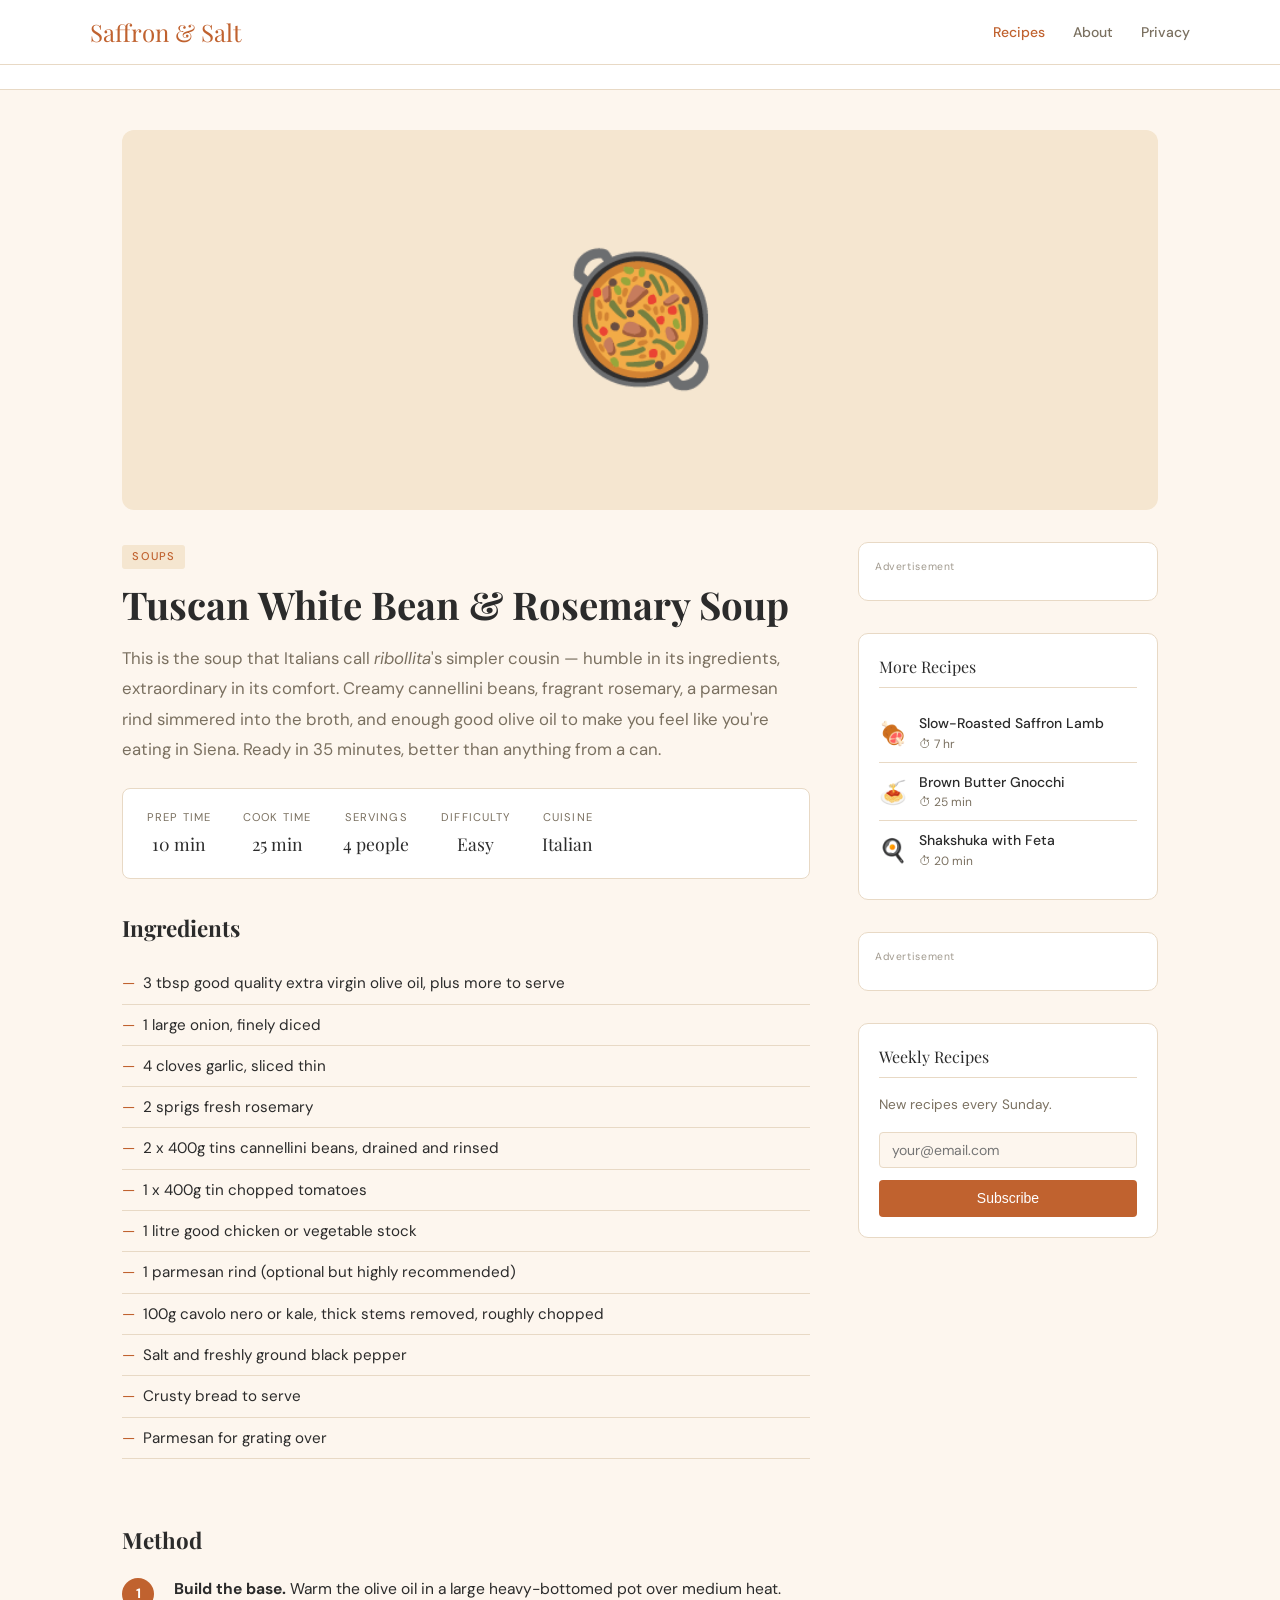
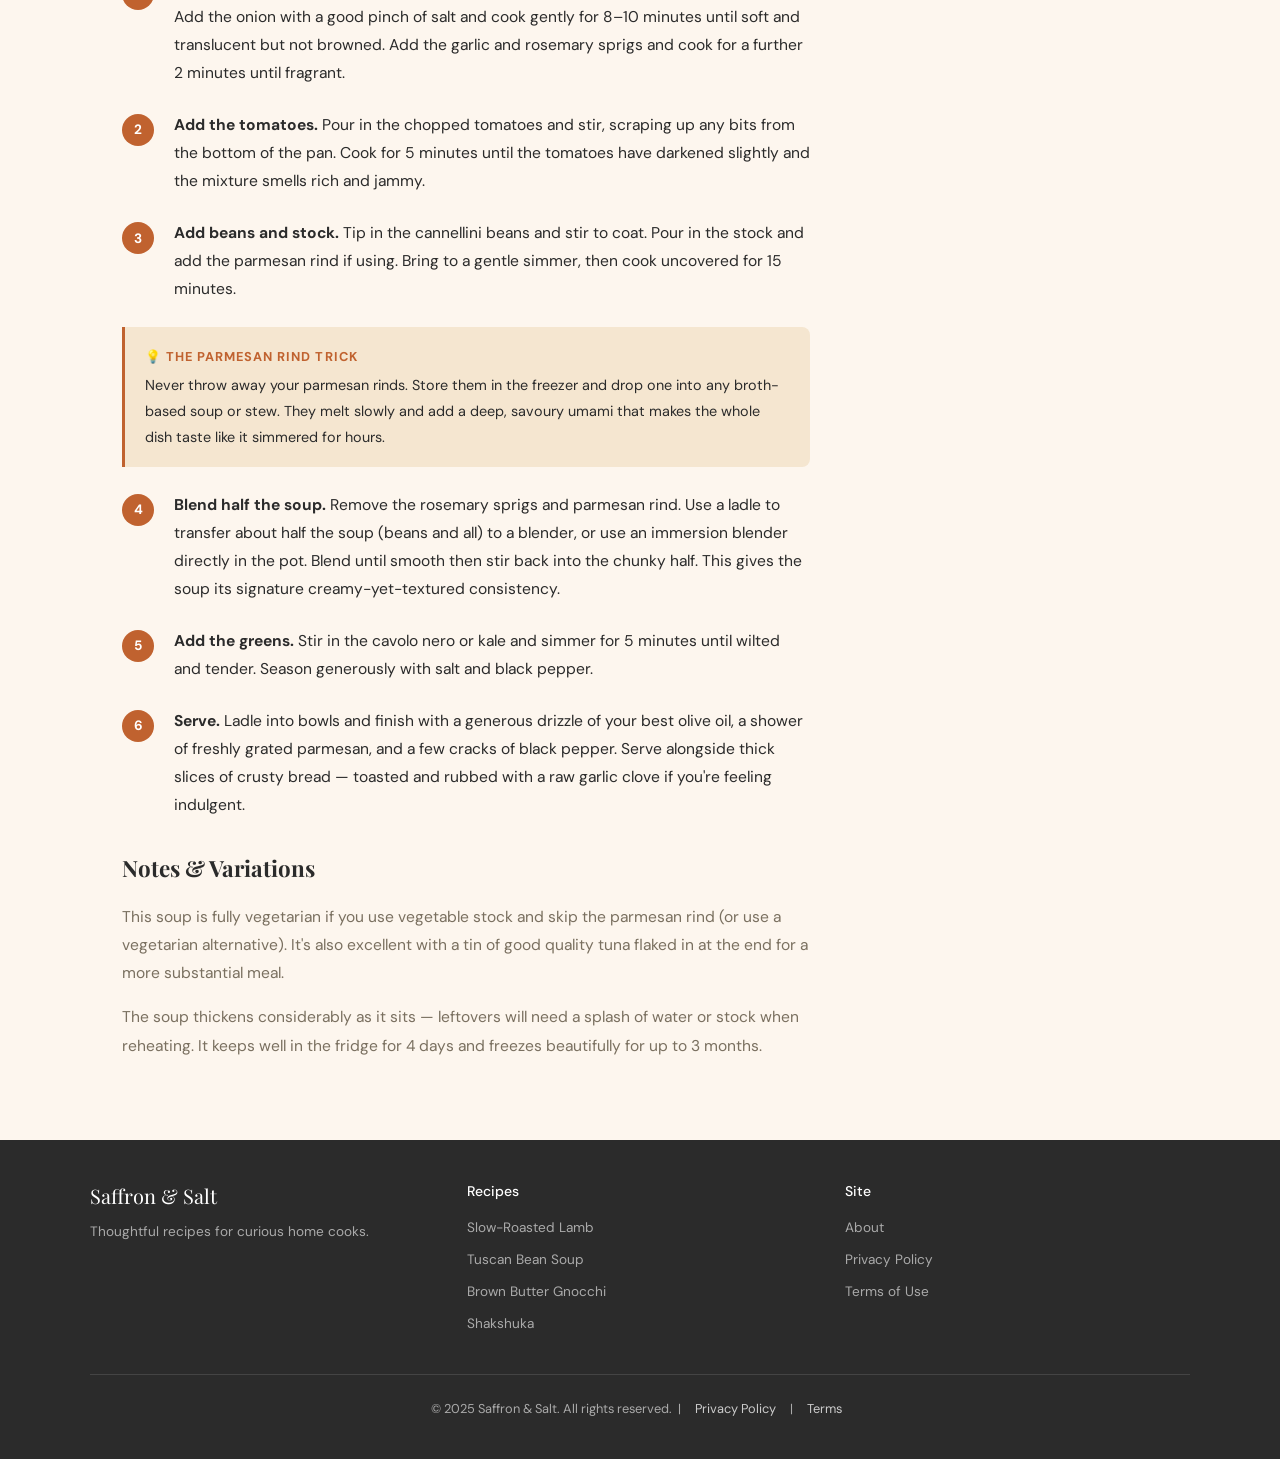
<file: recipe-soup.html>
<!DOCTYPE html>
<html lang="en">
<head>
  <meta charset="UTF-8"/>
  <meta name="viewport" content="width=device-width, initial-scale=1.0"/>
  <meta name="description" content="Tuscan White Bean & Rosemary Soup — a hearty, warming Italian classic ready in 35 minutes. Creamy cannellini beans, rosemary, and good olive oil."/>
  <title>Tuscan White Bean & Rosemary Soup — Saffron & Salt</title>
  <link rel="stylesheet" href="shared.css"/>
  <style>
    .recipe-hero { max-width:1100px;margin:2.5rem auto 0;padding:0 2rem; }
    .recipe-hero-img { width:100%;height:380px;background:var(--warm);border-radius:12px;display:flex;align-items:center;justify-content:center;font-size:8rem;margin-bottom:2rem; }
    .recipe-meta-bar { display:flex;gap:2rem;flex-wrap:wrap;background:var(--white);border:1px solid var(--border);border-radius:8px;padding:1.25rem 1.5rem;margin-bottom:2rem; }
    .meta-item { text-align:center; }
    .meta-label { font-size:0.7rem;text-transform:uppercase;letter-spacing:0.1em;color:var(--muted);margin-bottom:0.2rem; }
    .meta-value { font-family:'Playfair Display',serif;font-size:1.1rem;color:var(--charcoal); }
    .recipe-body h2 { font-family:'Playfair Display',serif;font-size:1.4rem;margin:2rem 0 1rem;color:var(--charcoal); }
    .recipe-body p { color:var(--muted);margin-bottom:1rem;font-size:0.975rem;line-height:1.8; }
    .ingredient-list { list-style:none;margin-bottom:1.5rem; }
    .ingredient-list li { padding:0.5rem 0;border-bottom:1px solid var(--border);font-size:0.95rem;display:flex;gap:0.5rem; }
    .ingredient-list li::before { content:'—';color:var(--rust); }
    .step { display:flex;gap:1.25rem;margin-bottom:1.5rem;align-items:flex-start; }
    .step-num { background:var(--rust);color:white;width:32px;height:32px;border-radius:50%;display:flex;align-items:center;justify-content:center;font-size:0.85rem;font-weight:700;flex-shrink:0;margin-top:0.2rem; }
    .step-text { font-size:0.975rem;line-height:1.8;color:var(--charcoal); }
    .tip-box { background:var(--warm);border-left:3px solid var(--rust);border-radius:0 8px 8px 0;padding:1rem 1.25rem;margin:1.5rem 0; }
    .tip-box strong { color:var(--rust);font-size:0.8rem;text-transform:uppercase;letter-spacing:0.08em; }
    .tip-box p { margin:0.25rem 0 0;color:var(--charcoal);font-size:0.9rem; }
    .recipe-tag { display:inline-block;background:var(--warm);color:var(--rust);font-size:0.7rem;font-weight:500;letter-spacing:0.1em;text-transform:uppercase;padding:0.2rem 0.65rem;border-radius:3px;margin-bottom:0.75rem; }
    .recipe-title { font-family:'Playfair Display',serif;font-size:clamp(1.75rem,3vw,2.5rem);line-height:1.2;margin-bottom:1rem; }
    .recipe-intro { font-size:1.05rem;color:var(--muted);line-height:1.8;margin-bottom:1.5rem; }
    .mid-ad { display:flex;justify-content:center;margin:2rem 0; }
  </style>
</head>
<body>

<header>
  <div class="header-inner">
    <a class="logo" href="index.html">Saffron & Salt</a>
    <nav>
      <a href="index.html" class="active">Recipes</a>
      <a href="about.html">About</a>
      <a href="privacy.html">Privacy</a>
    </nav>
  </div>
</header>

<div class="ad-banner-top">
  <div style="display:flex;justify-content:center;">
<script>
  atOptions = {
    'key' : '0c609d81708b9d8860c73a6616124e84',
    'format' : 'iframe',
    'height' : 90,
    'width' : 728,
    'params' : {}
  };
</script>
<script src="https://www.highperformanceformat.com/0c609d81708b9d8860c73a6616124e84/invoke.js"></script>
</div>
  <div style="display:flex;justify-content:center;">
<script>
  atOptions = {
    'key' : '69e6b67525976950847ae8f69f4916af',
    'format' : 'iframe',
    'height' : 50,
    'width' : 320,
    'params' : {}
  };
</script>
<script src="https://www.highperformanceformat.com/69e6b67525976950847ae8f69f4916af/invoke.js"></script>
</div>
</div>

<div class="recipe-hero">
  <div class="recipe-hero-img">🥘</div>
</div>

<div class="main-wrap" style="margin-top:0;">
  <main>
    <div class="recipe-tag">Soups</div>
    <h1 class="recipe-title">Tuscan White Bean & Rosemary Soup</h1>
    <p class="recipe-intro">This is the soup that Italians call <em>ribollita</em>'s simpler cousin — humble in its ingredients, extraordinary in its comfort. Creamy cannellini beans, fragrant rosemary, a parmesan rind simmered into the broth, and enough good olive oil to make you feel like you're eating in Siena. Ready in 35 minutes, better than anything from a can.</p>

    <div class="recipe-meta-bar">
      <div class="meta-item"><div class="meta-label">Prep Time</div><div class="meta-value">10 min</div></div>
      <div class="meta-item"><div class="meta-label">Cook Time</div><div class="meta-value">25 min</div></div>
      <div class="meta-item"><div class="meta-label">Servings</div><div class="meta-value">4 people</div></div>
      <div class="meta-item"><div class="meta-label">Difficulty</div><div class="meta-value">Easy</div></div>
      <div class="meta-item"><div class="meta-label">Cuisine</div><div class="meta-value">Italian</div></div>
    </div>

    <div class="recipe-body">
      <h2>Ingredients</h2>
      <ul class="ingredient-list">
        <li>3 tbsp good quality extra virgin olive oil, plus more to serve</li>
        <li>1 large onion, finely diced</li>
        <li>4 cloves garlic, sliced thin</li>
        <li>2 sprigs fresh rosemary</li>
        <li>2 x 400g tins cannellini beans, drained and rinsed</li>
        <li>1 x 400g tin chopped tomatoes</li>
        <li>1 litre good chicken or vegetable stock</li>
        <li>1 parmesan rind (optional but highly recommended)</li>
        <li>100g cavolo nero or kale, thick stems removed, roughly chopped</li>
        <li>Salt and freshly ground black pepper</li>
        <li>Crusty bread to serve</li>
        <li>Parmesan for grating over</li>
      </ul>

      <div class="mid-ad">
        <div style="display:flex;justify-content:center;">
<script>
  atOptions = {
    'key' : '0c609d81708b9d8860c73a6616124e84',
    'format' : 'iframe',
    'height' : 90,
    'width' : 728,
    'params' : {}
  };
</script>
<script src="https://www.highperformanceformat.com/0c609d81708b9d8860c73a6616124e84/invoke.js"></script>
</div>
      </div>

      <h2>Method</h2>
      <div class="step">
        <div class="step-num">1</div>
        <div class="step-text"><strong>Build the base.</strong> Warm the olive oil in a large heavy-bottomed pot over medium heat. Add the onion with a good pinch of salt and cook gently for 8–10 minutes until soft and translucent but not browned. Add the garlic and rosemary sprigs and cook for a further 2 minutes until fragrant.</div>
      </div>
      <div class="step">
        <div class="step-num">2</div>
        <div class="step-text"><strong>Add the tomatoes.</strong> Pour in the chopped tomatoes and stir, scraping up any bits from the bottom of the pan. Cook for 5 minutes until the tomatoes have darkened slightly and the mixture smells rich and jammy.</div>
      </div>
      <div class="step">
        <div class="step-num">3</div>
        <div class="step-text"><strong>Add beans and stock.</strong> Tip in the cannellini beans and stir to coat. Pour in the stock and add the parmesan rind if using. Bring to a gentle simmer, then cook uncovered for 15 minutes.</div>
      </div>

      <div class="tip-box">
        <strong>💡 The Parmesan Rind Trick</strong>
        <p>Never throw away your parmesan rinds. Store them in the freezer and drop one into any broth-based soup or stew. They melt slowly and add a deep, savoury umami that makes the whole dish taste like it simmered for hours.</p>
      </div>

      <div class="step">
        <div class="step-num">4</div>
        <div class="step-text"><strong>Blend half the soup.</strong> Remove the rosemary sprigs and parmesan rind. Use a ladle to transfer about half the soup (beans and all) to a blender, or use an immersion blender directly in the pot. Blend until smooth then stir back into the chunky half. This gives the soup its signature creamy-yet-textured consistency.</div>
      </div>
      <div class="step">
        <div class="step-num">5</div>
        <div class="step-text"><strong>Add the greens.</strong> Stir in the cavolo nero or kale and simmer for 5 minutes until wilted and tender. Season generously with salt and black pepper.</div>
      </div>
      <div class="step">
        <div class="step-num">6</div>
        <div class="step-text"><strong>Serve.</strong> Ladle into bowls and finish with a generous drizzle of your best olive oil, a shower of freshly grated parmesan, and a few cracks of black pepper. Serve alongside thick slices of crusty bread — toasted and rubbed with a raw garlic clove if you're feeling indulgent.</div>
      </div>

      <h2>Notes & Variations</h2>
      <p>This soup is fully vegetarian if you use vegetable stock and skip the parmesan rind (or use a vegetarian alternative). It's also excellent with a tin of good quality tuna flaked in at the end for a more substantial meal.</p>
      <p>The soup thickens considerably as it sits — leftovers will need a splash of water or stock when reheating. It keeps well in the fridge for 4 days and freezes beautifully for up to 3 months.</p>
    </div>
  </main>

  <aside class="sidebar">
    <div class="sidebar-ad sidebar-ad-sticky">
      <div style="display:flex;justify-content:center;">
<script>
  atOptions = {
    'key' : 'b684b4324b26234844afe0bfbd5aded9',
    'format' : 'iframe',
    'height' : 250,
    'width' : 300,
    'params' : {}
  };
</script>
<script src="https://www.highperformanceformat.com/b684b4324b26234844afe0bfbd5aded9/invoke.js"></script>
</div>
    </div>
    <div class="sidebar-widget">
      <div class="widget-title">More Recipes</div>
      <a class="popular-item" href="recipe-lamb.html">
        <span class="popular-num">🍖</span>
        <div><div class="popular-title">Slow-Roasted Saffron Lamb</div><div class="popular-time">⏱ 7 hr</div></div>
      </a>
      <a class="popular-item" href="recipe-gnocchi.html">
        <span class="popular-num">🍝</span>
        <div><div class="popular-title">Brown Butter Gnocchi</div><div class="popular-time">⏱ 25 min</div></div>
      </a>
      <a class="popular-item" href="recipe-shakshuka.html">
        <span class="popular-num">🍳</span>
        <div><div class="popular-title">Shakshuka with Feta</div><div class="popular-time">⏱ 20 min</div></div>
      </a>
    </div>
    <div class="sidebar-ad">
      <div style="display:flex;justify-content:center;">
<script>
  atOptions = {
    'key' : 'b684b4324b26234844afe0bfbd5aded9',
    'format' : 'iframe',
    'height' : 250,
    'width' : 300,
    'params' : {}
  };
</script>
<script src="https://www.highperformanceformat.com/b684b4324b26234844afe0bfbd5aded9/invoke.js"></script>
</div>
    </div>
    <div class="sidebar-widget">
      <div class="widget-title">Weekly Recipes</div>
      <p style="font-size:0.85rem;color:var(--muted);margin-bottom:1rem;">New recipes every Sunday.</p>
      <input class="newsletter-input" type="email" placeholder="your@email.com"/>
      <button class="btn" style="width:100%;">Subscribe</button>
    </div>
  </aside>
</div>

<footer>
  <div class="footer-inner">
    <div><span class="footer-logo">Saffron & Salt</span><p class="footer-desc">Thoughtful recipes for curious home cooks.</p></div>
    <div>
      <div class="footer-heading">Recipes</div>
      <ul class="footer-links">
        <li><a href="recipe-lamb.html">Slow-Roasted Lamb</a></li>
        <li><a href="recipe-soup.html">Tuscan Bean Soup</a></li>
        <li><a href="recipe-gnocchi.html">Brown Butter Gnocchi</a></li>
        <li><a href="recipe-shakshuka.html">Shakshuka</a></li>
      </ul>
    </div>
    <div>
      <div class="footer-heading">Site</div>
      <ul class="footer-links">
        <li><a href="about.html">About</a></li>
        <li><a href="privacy.html">Privacy Policy</a></li>
        <li><a href="privacy.html#terms">Terms of Use</a></li>
      </ul>
    </div>
  </div>
  <div class="footer-bottom">
    <p>© 2025 Saffron & Salt. All rights reserved. &nbsp;|&nbsp; <a href="privacy.html">Privacy Policy</a> &nbsp;|&nbsp; <a href="privacy.html#terms">Terms</a></p>
  </div>
</footer>


<script src="https://pl29011700.profitablecpmratenetwork.com/4c/67/c0/4c67c05f0beb036813999996896291b3.js"></script>
<script src="https://pl29011703.profitablecpmratenetwork.com/96/3e/22/963e221d579ee797f55e7c1e033c1306.js"></script>
</body>
</html>
</file>
<file: shared.css>
/* shared.css — Saffron & Salt */
@import url('https://fonts.googleapis.com/css2?family=Playfair+Display:ital,wght@0,400;0,700;1,400&family=DM+Sans:wght@300;400;500&display=swap');

:root {
  --cream: #fdf6ee;
  --warm: #f5e6d0;
  --rust: #c0622f;
  --rust-dark: #9b4d22;
  --charcoal: #2b2b2b;
  --muted: #7a7060;
  --border: #e8d9c5;
  --white: #ffffff;
  --ad-bg: #f9f3eb;
}

* { margin: 0; padding: 0; box-sizing: border-box; }

body {
  font-family: 'DM Sans', sans-serif;
  background: var(--cream);
  color: var(--charcoal);
  line-height: 1.6;
}

/* HEADER */
header {
  background: var(--white);
  border-bottom: 1px solid var(--border);
  padding: 0 2rem;
  position: sticky;
  top: 0;
  z-index: 100;
}
.header-inner {
  max-width: 1100px;
  margin: 0 auto;
  display: flex;
  align-items: center;
  justify-content: space-between;
  height: 64px;
}
.logo {
  font-family: 'Playfair Display', serif;
  font-size: 1.5rem;
  color: var(--rust);
  text-decoration: none;
}
nav a {
  font-size: 0.875rem;
  font-weight: 500;
  color: var(--muted);
  text-decoration: none;
  margin-left: 1.5rem;
  transition: color 0.2s;
}
nav a:hover, nav a.active { color: var(--rust); }

/* TOP BANNER AD */
.ad-banner-top {
  background: var(--white);
  border-bottom: 1px solid var(--border);
  display: flex;
  justify-content: center;
  padding: 0.75rem 1rem;
}
.ad-slot {
  background: var(--ad-bg);
  border: 1px dashed var(--border);
  display: flex;
  align-items: center;
  justify-content: center;
  color: var(--muted);
  font-size: 0.75rem;
  letter-spacing: 0.05em;
  text-transform: uppercase;
  position: relative;
}
.ad-slot::before {
  content: 'Advertisement';
  position: absolute;
  top: 4px;
  left: 8px;
  font-size: 0.65rem;
  color: var(--muted);
  opacity: 0.6;
}
.ad-728x90  { width: 728px; max-width: 100%; height: 90px; }
.ad-300x250 { width: 300px; height: 250px; }
.ad-320x50  { width: 320px; height: 50px; display: none; }

/* FOOTER */
footer {
  background: var(--charcoal);
  color: #aaa;
  padding: 2.5rem 2rem;
  margin-top: 4rem;
}
.footer-inner {
  max-width: 1100px;
  margin: 0 auto;
  display: grid;
  grid-template-columns: 1fr 1fr 1fr;
  gap: 2rem;
  margin-bottom: 2rem;
}
.footer-logo {
  font-family: 'Playfair Display', serif;
  font-size: 1.25rem;
  color: var(--white);
  display: block;
  margin-bottom: 0.5rem;
}
.footer-desc { font-size: 0.85rem; line-height: 1.7; }
.footer-heading { color: var(--white); font-size: 0.875rem; font-weight: 500; margin-bottom: 0.75rem; }
.footer-links { list-style: none; }
.footer-links li { margin-bottom: 0.4rem; }
.footer-links a { color: #aaa; text-decoration: none; font-size: 0.85rem; transition: color 0.2s; }
.footer-links a:hover { color: var(--white); }
.footer-bottom {
  max-width: 1100px;
  margin: 0 auto;
  border-top: 1px solid #444;
  padding-top: 1.5rem;
  text-align: center;
  font-size: 0.8rem;
}
.footer-bottom a { color: #ccc; text-decoration: none; margin: 0 0.5rem; }

/* SIDEBAR */
.main-wrap {
  max-width: 1100px;
  margin: 3rem auto;
  padding: 0 2rem;
  display: grid;
  grid-template-columns: 1fr 300px;
  gap: 3rem;
}
.sidebar { display: flex; flex-direction: column; gap: 2rem; }
.sidebar-widget {
  background: var(--white);
  border: 1px solid var(--border);
  border-radius: 10px;
  padding: 1.25rem;
}
.widget-title {
  font-family: 'Playfair Display', serif;
  font-size: 1rem;
  color: var(--charcoal);
  margin-bottom: 1rem;
  padding-bottom: 0.5rem;
  border-bottom: 1px solid var(--border);
}
.sidebar-ad {
  background: var(--white);
  border: 1px solid var(--border);
  border-radius: 10px;
  padding: 1rem;
  display: flex;
  flex-direction: column;
  align-items: center;
  gap: 0.5rem;
  position: relative;
}
.sidebar-ad::before {
  content: 'Advertisement';
  font-size: 0.65rem;
  color: var(--muted);
  opacity: 0.7;
  align-self: flex-start;
  letter-spacing: 0.06em;
}
.sidebar-ad-sticky { position: sticky; top: 80px; }

/* POPULAR LIST */
.popular-item {
  display: flex;
  gap: 0.75rem;
  align-items: center;
  padding: 0.5rem 0;
  border-bottom: 1px solid var(--border);
  cursor: pointer;
  text-decoration: none;
}
.popular-item:last-child { border-bottom: none; }
.popular-num {
  font-family: 'Playfair Display', serif;
  font-size: 1.4rem;
  color: var(--border);
  font-weight: 700;
  min-width: 28px;
}
.popular-title { font-size: 0.875rem; color: var(--charcoal); font-weight: 500; }
.popular-time  { font-size: 0.75rem; color: var(--muted); }

/* BUTTONS */
.btn {
  display: inline-block;
  background: var(--rust);
  color: var(--white);
  padding: 0.65rem 1.5rem;
  border-radius: 4px;
  font-size: 0.875rem;
  font-weight: 500;
  text-decoration: none;
  transition: background 0.2s;
  border: none;
  cursor: pointer;
}
.btn:hover { background: var(--rust-dark); }

/* CATEGORY PILLS */
.cat-pill {
  background: var(--white);
  border: 1px solid var(--border);
  border-radius: 999px;
  padding: 0.35rem 1rem;
  font-size: 0.8rem;
  font-weight: 500;
  color: var(--muted);
  cursor: pointer;
  text-decoration: none;
  transition: all 0.2s;
}
.cat-pill:hover, .cat-pill.active {
  background: var(--rust);
  border-color: var(--rust);
  color: var(--white);
}

/* SECTION HEADING */
.section-heading {
  font-family: 'Playfair Display', serif;
  font-size: 1.5rem;
  color: var(--charcoal);
  margin-bottom: 1.5rem;
  padding-bottom: 0.5rem;
  border-bottom: 2px solid var(--rust);
  display: inline-block;
}

/* RECIPE CARDS */
.recipe-grid {
  display: grid;
  grid-template-columns: 1fr 1fr;
  gap: 1.5rem;
  margin-bottom: 2.5rem;
}
.recipe-card {
  background: var(--white);
  border-radius: 10px;
  overflow: hidden;
  border: 1px solid var(--border);
  transition: transform 0.2s, box-shadow 0.2s;
  text-decoration: none;
  display: block;
  color: inherit;
}
.recipe-card:hover {
  transform: translateY(-3px);
  box-shadow: 0 8px 24px rgba(0,0,0,0.08);
}
.card-img {
  height: 180px;
  background: var(--warm);
  display: flex;
  align-items: center;
  justify-content: center;
  font-size: 3.5rem;
}
.card-body { padding: 1rem; }
.card-tag {
  font-size: 0.7rem;
  font-weight: 500;
  letter-spacing: 0.1em;
  text-transform: uppercase;
  color: var(--rust);
  margin-bottom: 0.4rem;
}
.card-title {
  font-family: 'Playfair Display', serif;
  font-size: 1.05rem;
  margin-bottom: 0.5rem;
  color: var(--charcoal);
}
.card-meta {
  font-size: 0.8rem;
  color: var(--muted);
  display: flex;
  gap: 1rem;
}

/* IN-FEED AD */
.in-feed-ad {
  background: var(--white);
  border: 1px solid var(--border);
  border-radius: 10px;
  display: flex;
  align-items: center;
  justify-content: center;
  padding: 1rem;
  position: relative;
  grid-column: 1 / -1;
}
.in-feed-ad::before {
  content: 'Sponsored';
  position: absolute;
  top: 8px;
  right: 10px;
  font-size: 0.65rem;
  color: var(--muted);
  opacity: 0.7;
  letter-spacing: 0.06em;
}

/* NEWSLETTER */
.newsletter-input {
  width: 100%;
  padding: 0.5rem 0.75rem;
  border: 1px solid var(--border);
  border-radius: 4px;
  font-size: 0.875rem;
  margin-bottom: 0.75rem;
  background: var(--cream);
  font-family: 'DM Sans', sans-serif;
}

/* RESPONSIVE */
@media (max-width: 768px) {
  .main-wrap { grid-template-columns: 1fr; }
  .recipe-grid { grid-template-columns: 1fr; }
  .ad-728x90 { display: none; }
  .ad-320x50 { display: flex; }
  .sidebar { display: none; }
  .footer-inner { grid-template-columns: 1fr; }
  nav a { margin-left: 0.75rem; font-size: 0.8rem; }
}
</file>
